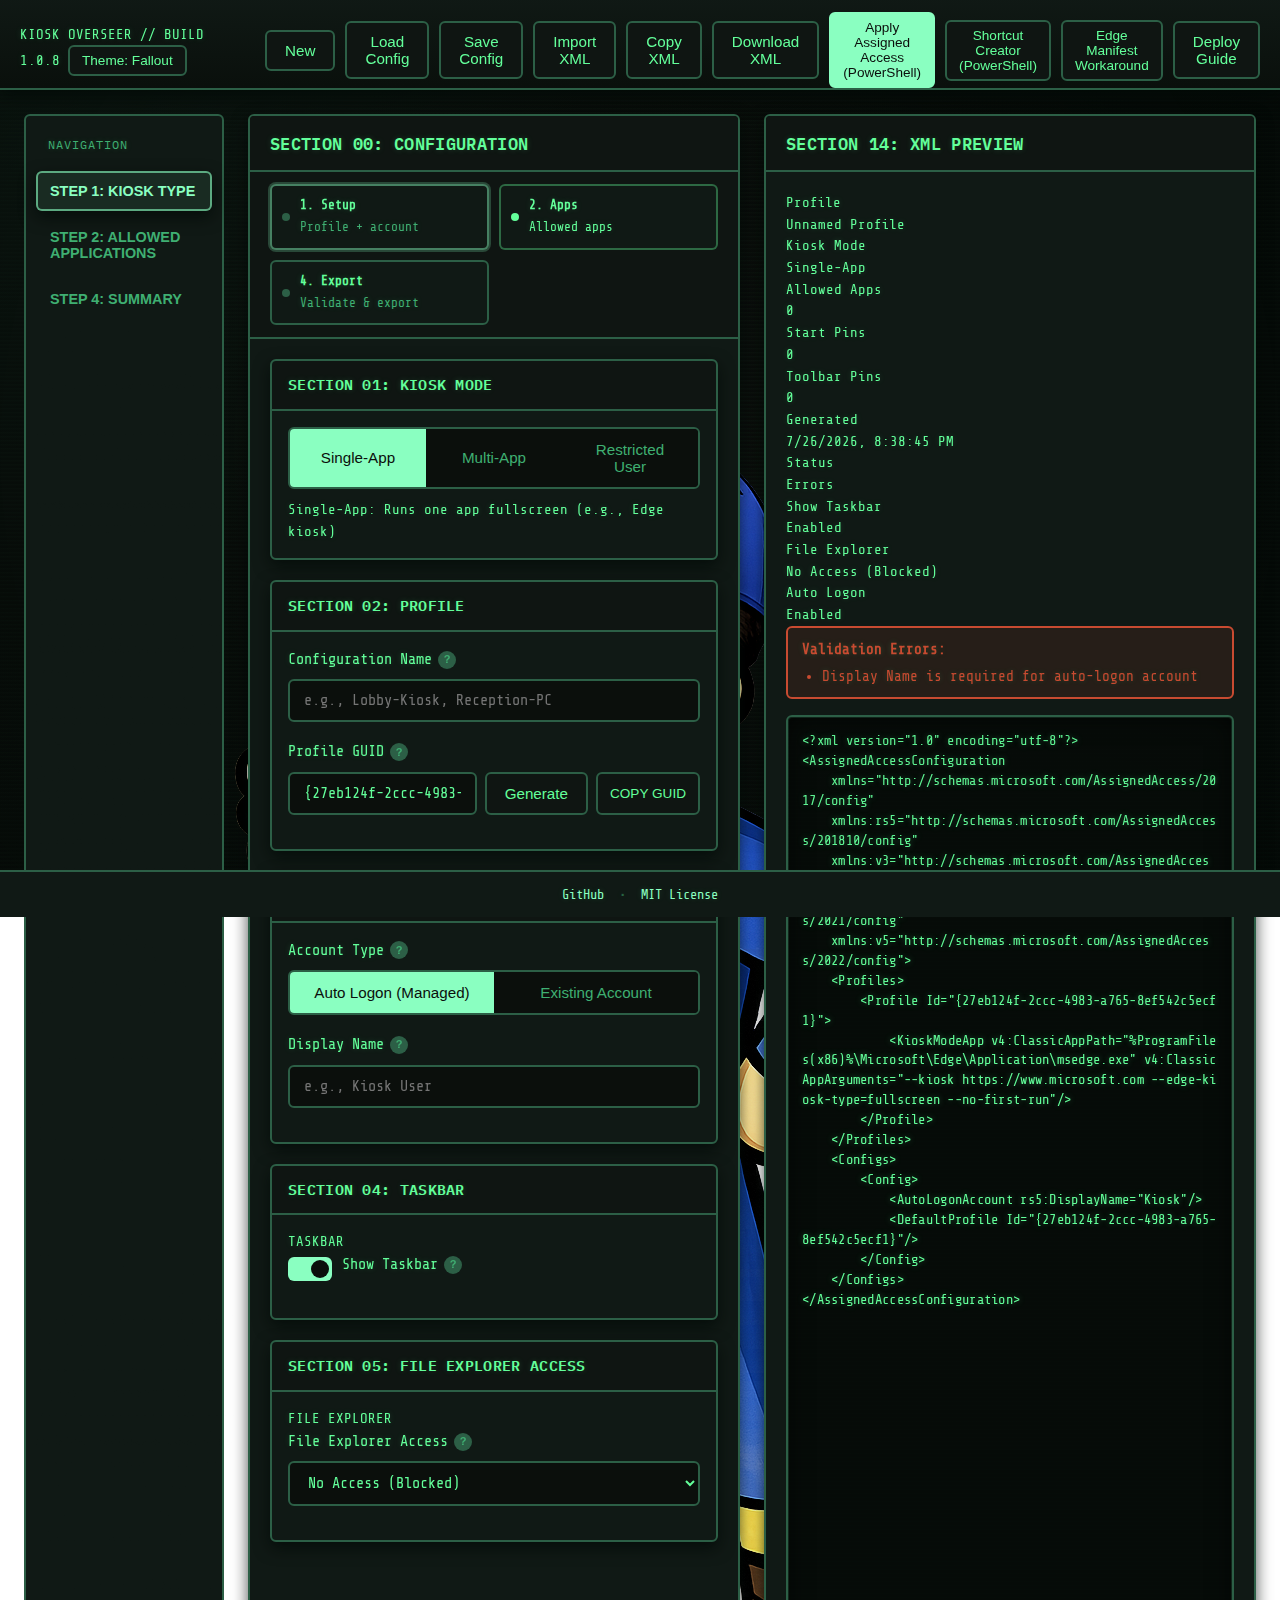
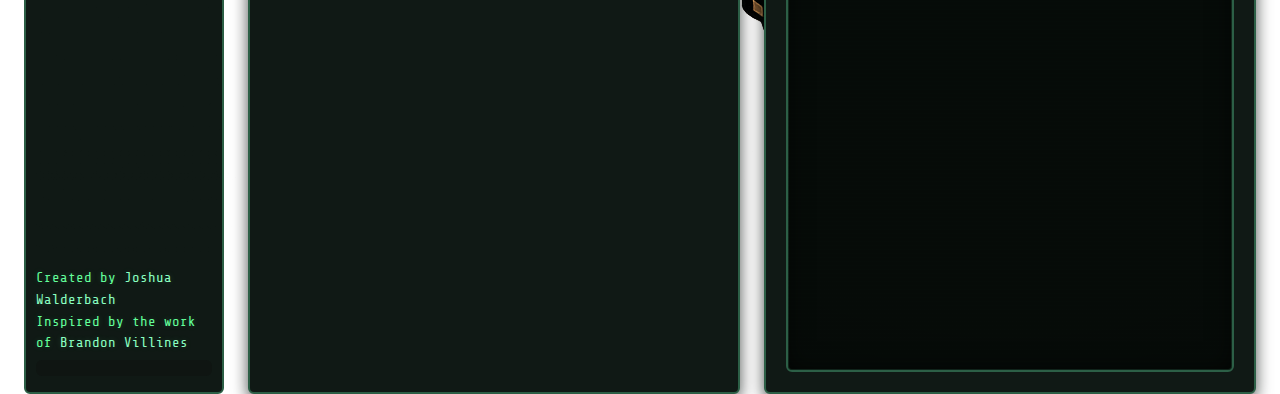
<file: index.html>
<!DOCTYPE html>
<html lang="en">
<head>
    <meta charset="UTF-8">
    <meta name="viewport" content="width=device-width, initial-scale=1.0">
    <title>Kiosk Overseer (Windows Kiosk Builder)</title>
    <link rel="preconnect" href="https://fonts.googleapis.com">
    <link rel="preconnect" href="https://fonts.gstatic.com" crossorigin>
    <link href="https://fonts.googleapis.com/css2?family=IBM+Plex+Mono:wght@400;500;600&family=Share+Tech+Mono&display=swap" rel="stylesheet">
    <link rel="stylesheet" href="styles.css?v=1.0.8">
    <link rel="icon" type="image/png" href="assets/logo-mksa.png">
</head>
<body>
    <!-- Skip Link for Keyboard Users -->
    <a href="#main-content" class="skip-link">Skip to main content</a>

    <header role="banner">
        <div class="header-top">
            <div class="header-system-label">
                KIOSK OVERSEER // BUILD 1.0.8
                <button type="button" class="btn-secondary btn-small" id="themeToggle" data-action="toggleTheme">Theme: Fallout</button>
            </div>
            <nav class="header-actions command-strip" aria-label="Main actions">
                <button type="button" class="btn-secondary" data-action="loadPreset" data-arg="blank">New</button>
                <button type="button" class="btn-secondary" data-action="loadConfig">Load Config</button>
                <button type="button" class="btn-secondary" data-action="saveConfigAs">Save Config</button>
                <button type="button" class="btn-secondary" data-action="importXml" title="Assigned Access XML only">Import XML</button>
                <button type="button" class="btn-secondary" data-action="copyXml">Copy XML</button>
                <button type="button" class="btn-secondary" data-action="downloadXml">Download XML</button>
                <button type="button" class="btn-primary btn-small" data-action="downloadPowerShell" title="Applies the XML locally; skip if deploying via Intune/MDM.">Apply Assigned Access (PowerShell)</button>
                <button type="button" class="btn-secondary btn-small" data-action="downloadShortcutsScript" title="Creates required .lnk shortcuts for desktopAppLink pins.">Shortcut Creator (PowerShell)</button>
                <button type="button" class="btn-secondary btn-small" data-action="downloadStartLayoutXml" id="downloadStartLayoutBtn">Start Layout XML</button>
                <button type="button" class="btn-secondary btn-small" data-action="downloadEdgeManifestWorkaround" title="Optional, unsupported workaround to influence how Edge shortcut name/icon appear in Assigned Access.">Edge Manifest Workaround</button>
                <button type="button" class="btn-secondary btn-deploy" data-action="showDeployHelp">Deploy Guide</button>
            </nav>
        </div>
    </header>

    <main id="main-content" class="container layout">
        <aside class="side-nav" role="navigation" aria-label="Configuration">
            <div class="side-nav-tabs" role="tablist" aria-label="Configuration sections">
                <div class="side-nav-title" data-section-key="navigation"></div>
                <button type="button" class="side-nav-btn active" role="tab" aria-selected="true" aria-controls="tab-setup" id="tab-btn-setup" data-action="switchTab" data-arg="setup" data-section-key="navSetup">STEP 1: Kiosk Type</button>
                <button type="button" class="side-nav-btn" role="tab" aria-selected="false" aria-controls="tab-application" id="tab-btn-application" data-action="switchTab" data-arg="application" data-section-key="navApplication">STEP 2: Allowed Applications</button>
                <button type="button" class="side-nav-btn" role="tab" aria-selected="false" aria-controls="tab-startmenu" id="tab-btn-startmenu" data-action="switchTab" data-arg="startmenu" data-section-key="navStartmenu">STEP 3: Pinned Items</button>
                <button type="button" class="side-nav-btn" role="tab" aria-selected="false" aria-controls="tab-summary" id="tab-btn-summary" data-action="switchTab" data-arg="summary" data-section-key="navSummary">STEP 4: Summary</button>
            </div>
            <div class="side-nav-logo" role="presentation">
                <img src="assets/Fallout_MKSA.png" alt="MKSA">
                <div class="side-nav-logo-caption">
                    Created by <a href="https://hirejoshua.com" target="_blank" rel="noopener noreferrer">Joshua Walderbach</a>
                    <div class="side-nav-logo-inspiration">
                        Inspired by the work of <a href="https://www.linkedin.com/in/brandon-villines/" target="_blank" rel="noopener noreferrer">Brandon Villines</a>
                    </div>
                </div>
            </div>
            <div class="export-actions side-nav-export" role="group" aria-label="Export options">
                <div id="exportDetectedGuidance" class="export-guidance">
                    <strong>Detected from your configuration</strong>
                </div>
            </div>
        </aside>

        <!-- Configuration Panel -->
        <section class="panel" aria-labelledby="config-heading">
            <h2 id="config-heading" class="panel-header" data-section-key="configuration"></h2>
            <div class="panel-content with-tabs">
                <div class="progress-rail" role="list" aria-label="Setup progress">
                    <div class="progress-step" data-step="setup" role="listitem">
                        <div class="progress-label">1. Setup</div>
                        <div class="progress-status">Profile + account</div>
                    </div>
                    <div class="progress-step" data-step="apps" role="listitem">
                        <div class="progress-label">2. Apps</div>
                        <div class="progress-status">Allowed apps</div>
                    </div>
                    <div class="progress-step" data-step="pins" role="listitem">
                        <div class="progress-label">3. Pins</div>
                        <div class="progress-status">Start + taskbar</div>
                    </div>
                    <div class="progress-step" data-step="export" role="listitem">
                        <div class="progress-label">4. Export</div>
                        <div class="progress-status">Validate &amp; export</div>
                    </div>
                </div>
                <!-- Tab Panels -->
                <div class="tab-panels">
                    <!-- Setup Tab -->
                    <div class="tab-content active" role="tabpanel" id="tab-setup" aria-labelledby="tab-btn-setup">
                        <!-- Kiosk Mode -->
                        <fieldset class="section">
                        <legend class="section-header" data-section-key="kioskMode"></legend>
                    <div class="section-content">
                        <div class="toggle-group" role="group" aria-label="Kiosk mode selection">
                            <button type="button" id="modeSingle" class="active" data-action="setMode" data-arg="single" aria-pressed="true">Single-App</button>
                            <button type="button" id="modeMulti" data-action="setMode" data-arg="multi" aria-pressed="false">Multi-App</button>
                            <button type="button" id="modeRestricted" data-action="setMode" data-arg="restricted" aria-pressed="false">Restricted User</button>
                        </div>
                        <p class="hint" style="margin-top: 10px;" id="kiosk-mode-hint">
                            <span id="kioskModeHintText"></span>
                        </p>
                    </div>
                </fieldset>
                <!-- Profile Configuration -->
                <fieldset class="section">
                    <legend class="section-header" data-section-key="profile"></legend>
                    <div class="section-content">
                        <div class="form-group">
                            <label for="configName" class="with-tooltip">
                                Configuration Name
                                <button type="button" class="tooltip-icon" aria-label="Help for Configuration Name" aria-describedby="configName-tooltip">?</button>
                                <span class="tooltip-content" id="configName-tooltip" role="tooltip">A friendly name for this configuration. Used in downloaded file names (e.g., "Lobby-Kiosk" becomes "AssignedAccess-Lobby-Kiosk.xml"). Leave blank for default naming.</span>
                            </label>
                            <input type="text" id="configName" placeholder="e.g., Lobby-Kiosk, Reception-PC" data-change="updatePreview" aria-describedby="configName-tooltip">
                        </div>
                        <div class="form-group">
                            <label for="profileId" class="with-tooltip">
                                Profile GUID
                                <button type="button" class="tooltip-icon" aria-label="Help for Profile GUID" aria-describedby="profileId-tooltip">?</button>
                                <span class="tooltip-content" id="profileId-tooltip" role="tooltip">A unique identifier for this kiosk profile. Each profile needs its own GUID. Click "Generate" to create a random one. This ID links the profile configuration to the account that will use it.</span>
                            </label>
                            <div class="input-group">
                                <input type="text" id="profileId" placeholder="{XXXXXXXX-XXXX-XXXX-XXXX-XXXXXXXXXXXX}" data-change="updatePreview" aria-describedby="profileId-tooltip">
                                <button type="button" class="btn-secondary" data-action="generateGuid">Generate</button>
                                <button type="button" class="btn-secondary btn-small" data-action="copyProfileId" aria-label="Copy Profile GUID to clipboard">
                                    <span aria-hidden="true">COPY GUID</span>
                                </button>
                            </div>
                        </div>
                    </div>
                </fieldset>

                <!-- Account Configuration -->
                <fieldset class="section">
                    <legend class="section-header" data-section-key="account"></legend>
                    <div class="section-content">
                        <div class="form-group">
                            <label id="account-type-label" class="with-tooltip">
                                Account Type
                                <button type="button" class="tooltip-icon" aria-label="Help for Account Type" aria-describedby="accountType-tooltip">?</button>
                                <span class="tooltip-content" id="accountType-tooltip" role="tooltip"><strong>Auto Logon:</strong> Windows creates and manages a local account automatically. Best for most kiosks - no password needed, auto-logs in at boot.<br><br><strong>Existing Account:</strong> Use a pre-created local, domain, or Azure AD account. Use this if you need specific permissions or domain integration.</span>
                            </label>
                            <div class="toggle-group" role="group" aria-labelledby="account-type-label" id="accountTypeButtons">
                                <button type="button" id="accountAuto" class="active" data-action="setAccountType" data-arg="auto" aria-pressed="true">Auto Logon (Managed)</button>
                                <button type="button" id="accountExisting" data-action="setAccountType" data-arg="existing" aria-pressed="false">Existing Account</button>
                                <button type="button" id="accountGroup" class="hidden" data-action="setAccountType" data-arg="group" aria-pressed="false">User Group</button>
                                <button type="button" id="accountGlobal" class="hidden" data-action="setAccountType" data-arg="global" aria-pressed="false">Global Profile</button>
                            </div>
                        </div>

                        <div id="autoLogonConfig">
                            <div class="form-group">
                                <label for="displayName" class="with-tooltip">
                                    Display Name
                                    <button type="button" class="tooltip-icon" aria-label="Help for Display Name" aria-describedby="displayName-tooltip">?</button>
                                    <span class="tooltip-content" id="displayName-tooltip" role="tooltip">The friendly name shown on the Windows login screen. Windows will create a managed local account (typically "kioskUser0") that auto-logs in. This display name is just for identification.</span>
                                </label>
                                <input type="text" id="displayName" placeholder="e.g., Kiosk User" data-change="updatePreview" aria-describedby="displayName-tooltip">
                            </div>
                        </div>

                        <div id="existingAccountConfig" class="hidden" aria-hidden="true">
                            <div class="form-group">
                                <label for="accountName" class="with-tooltip">
                                    Account Name
                                    <button type="button" class="tooltip-icon" aria-label="Help for Account Name" aria-describedby="accountName-tooltip">?</button>
                                    <span class="tooltip-content" id="accountName-tooltip" role="tooltip">The username of an existing account. Formats: Local: KioskUser, Domain: DOMAIN\KioskUser, Azure AD: AzureAD\user@domain.com. The account must exist before the kiosk config is applied.</span>
                                </label>
                                <input type="text" id="accountName" placeholder="e.g., DOMAIN\\KioskUser or KioskUser" data-change="updatePreview" aria-describedby="accountName-tooltip">
                            </div>
                        </div>

                        <div id="groupAccountConfig" class="hidden" aria-hidden="true">
                            <div class="form-group">
                                <label for="groupType" class="with-tooltip">
                                    Group Type
                                    <button type="button" class="tooltip-icon" aria-label="Help for Group Type" aria-describedby="groupType-tooltip">?</button>
                                    <span class="tooltip-content" id="groupType-tooltip" role="tooltip">Select the type of group to apply this profile to. All members of the group will get the restricted experience.</span>
                                </label>
                                <select id="groupType" data-change="updatePreview" aria-describedby="groupType-tooltip">
                                    <option value="LocalGroup">Local Group</option>
                                    <option value="ActiveDirectoryGroup">Active Directory Group</option>
                                    <option value="AzureActiveDirectoryGroup">Azure AD Group</option>
                                </select>
                            </div>
                            <div class="form-group">
                                <label for="groupName" class="with-tooltip">
                                    Group Name
                                    <button type="button" class="tooltip-icon" aria-label="Help for Group Name" aria-describedby="groupName-tooltip">?</button>
                                    <span class="tooltip-content" id="groupName-tooltip" role="tooltip">Local: GroupName. AD: DOMAIN\GroupName. Azure AD: Use the Group Object ID (GUID). The group must exist before the config is applied.</span>
                                </label>
                                <input type="text" id="groupName" placeholder="e.g., KioskUsers or DOMAIN\\KioskGroup" data-change="updatePreview" aria-describedby="groupName-tooltip">
                            </div>
                        </div>

                        <div id="globalProfileConfig" class="hidden" aria-hidden="true">
                            <p class="hint">
                                <strong>Global Profile:</strong> This profile applies to ALL non-administrator users on the device. No specific account or group configuration needed.
                            </p>
                        </div>
                    </div>
                </fieldset>
                <fieldset class="section">
                    <legend class="section-header" data-section-key="taskbarControls"></legend>
                    <div class="section-content">
                        <div class="sub-panel">
                        <div class="sub-panel-title">TASKBAR</div>
                        <div class="form-group">
                            <div class="checkbox-group">
                                <span class="toggle-switch">
                                    <input type="checkbox" id="showTaskbar" checked data-change="updatePreview" aria-describedby="showTaskbar-tooltip">
                                    <span class="toggle-slider" aria-hidden="true"></span>
                                </span>
                                <label for="showTaskbar" class="with-tooltip">
                                    Show Taskbar
                                    <button type="button" class="tooltip-icon" aria-label="Help for Show Taskbar" aria-describedby="showTaskbar-tooltip">?</button>
                                    <span class="tooltip-content" id="showTaskbar-tooltip" role="tooltip">When enabled, users see the Windows taskbar with Start button and running apps. Disable for a more locked-down experience where users can only access apps via the Start menu.</span>
                                </label>
                            </div>
                        </div>
                        </div>
                    </div>
                </fieldset>
                <fieldset class="section">
                    <legend class="section-header" data-section-key="fileExplorerControls"></legend>
                    <div class="section-content">
                        <div class="sub-panel">
                        <div class="sub-panel-title">FILE EXPLORER</div>
                        <div class="form-group">
                            <label for="fileExplorerAccess" class="with-tooltip">
                                File Explorer Access
                                <button type="button" class="tooltip-icon" aria-label="Help for File Explorer Access" aria-describedby="fileExplorerAccess-tooltip">?</button>
                                <span class="tooltip-content" id="fileExplorerAccess-tooltip" role="tooltip">No Access: File Explorer is blocked. Downloads Only: Access to Downloads folder. Removable Drives: Access to USB drives. Downloads + Removable: Both options. No Restriction: Full file system access.</span>
                            </label>
                            <select id="fileExplorerAccess" data-change="updatePreview" aria-describedby="fileExplorerAccess-tooltip">
                                <option value="none">No Access (Blocked)</option>
                                <option value="downloads">Downloads Folder Only</option>
                                <option value="removable">Removable Drives Only</option>
                                <option value="downloads-removable">Downloads + Removable Drives</option>
                                <option value="all">No Restriction (All Locations)</option>
                            </select>
                        </div>
                        </div>
                    </div>
                </fieldset>
                    </div>
                    <!-- End Setup Tab -->

                    <!-- Application Tab -->
                    <div class="tab-content" role="tabpanel" id="tab-application" aria-labelledby="tab-btn-application">
                <!-- Single-App Configuration -->
                <div id="singleAppConfig">
                    <fieldset class="section">
                        <legend class="section-header" data-section-key="singleAppSettings"></legend>
                        <div class="section-content">
                            <div class="sub-panel">
                            <div class="sub-panel-title">APPLICATION TYPE</div>
                            <div class="form-group">
                                <label for="appType" class="with-tooltip">
                                    Application Type
                                    <button type="button" class="tooltip-icon" aria-label="Help for Application Type" aria-describedby="appType-tooltip">?</button>
                                    <span class="tooltip-content" id="appType-tooltip" role="tooltip"><strong>Edge Kiosk:</strong> Best for web apps and local HTML. Native kiosk support with idle timeout. <strong>UWP:</strong> Store apps with clean sandboxed integration. <strong>Win32:</strong> Traditional desktop apps. May have RestrictRun issues - use Edge or UWP when possible.</span>
                                </label>
                                <select id="appType" data-change="updateAppTypeUI|updatePreview" aria-describedby="appType-tooltip">
                                    <option value="edge">Microsoft Edge (Kiosk Mode)</option>
                                    <option value="uwp">UWP / Store App</option>
                                    <option value="win32">Win32 Desktop App</option>
                                </select>
                            </div>
                            </div>

                            <!-- Edge Configuration -->
                            <div id="edgeConfig" class="sub-panel" role="group" aria-label="Microsoft Edge settings">
                                <div class="sub-panel-title">EDGE KIOSK</div>
                                <div class="form-group">
                                    <label for="edgeSourceType" class="with-tooltip">
                                        Load From
                                        <button type="button" class="tooltip-icon" aria-label="Help for Load From" aria-describedby="edgeSourceType-tooltip">?</button>
                                        <span class="tooltip-content" id="edgeSourceType-tooltip" role="tooltip">Choose where Edge loads content from. <strong>Web URL:</strong> A website (https://example.com). <strong>Local File:</strong> An HTML file on the device (C:\Kiosk\page.html).</span>
                                    </label>
                                    <select id="edgeSourceType" data-change="updateEdgeSourceUI|updatePreview" aria-describedby="edgeSourceType-tooltip">
                                        <option value="url">Web URL</option>
                                        <option value="file">Local File</option>
                                    </select>
                                </div>

                                <div id="edgeUrlConfig" class="form-group">
                                    <label for="edgeUrl" class="with-tooltip">
                                        URL
                                        <button type="button" class="tooltip-icon" aria-label="Help for URL" aria-describedby="edgeUrl-tooltip">?</button>
                                        <span class="tooltip-content" id="edgeUrl-tooltip" role="tooltip">The web address Edge will load in kiosk mode. Include the full URL with https://. You can also use file:/// URLs directly (use %20 for spaces in paths).</span>
                                    </label>
                                    <input type="text" id="edgeUrl" value="https://www.microsoft.com" placeholder="https://example.com" data-change="updatePreview" aria-describedby="edgeUrl-tooltip">
                                </div>

                                <div id="edgeFileConfig" class="form-group hidden" aria-hidden="true">
                                    <label for="edgeFilePath" class="with-tooltip">
                                        File Path
                                        <button type="button" class="tooltip-icon" aria-label="Help for File Path" aria-describedby="edgeFilePath-tooltip">?</button>
                                        <span class="tooltip-content" id="edgeFilePath-tooltip" role="tooltip">Full path to an HTML file on the local device. Use forward slashes. Spaces in the path will be automatically converted to %20.</span>
                                    </label>
                                    <input type="text" id="edgeFilePath" placeholder="C:/Kiosk/index.html" data-change="updatePreview" aria-describedby="edgeFilePath-tooltip">
                                    <p class="hint" style="margin-top: 6px;">
                                        <strong>TIP:</strong> Use forward slashes (/) in the path. Spaces are converted automatically.<br>
                                        Example: <code>C:/Program Files/Kiosk/page.html</code> → <code>file:///C:/Program%20Files/Kiosk/page.html</code>
                                    </p>
                                </div>

                                <div class="form-group">
                                    <label for="edgeKioskType" class="with-tooltip">
                                        Kiosk Type
                                        <button type="button" class="tooltip-icon" aria-label="Help for Kiosk Type" aria-describedby="edgeKioskType-tooltip">?</button>
                                        <span class="tooltip-content" id="edgeKioskType-tooltip" role="tooltip"><strong>Fullscreen:</strong> Shows only the webpage with no browser UI. Ideal for digital signage. <strong>Public Browsing:</strong> Shows address bar and navigation. Users can browse but sessions reset on idle. Both modes always run InPrivate (no history/cookies saved).</span>
                                    </label>
                                    <select id="edgeKioskType" data-change="updatePreview" aria-describedby="edgeKioskType-tooltip">
                                        <option value="fullscreen">Fullscreen (Digital Signage)</option>
                                        <option value="public-browsing">Public Browsing</option>
                                    </select>
                                </div>

                                <div class="form-group">
                                    <label for="edgeIdleTimeout" class="with-tooltip">
                                        Idle Timeout (minutes)
                                        <button type="button" class="tooltip-icon" aria-label="Help for Idle Timeout" aria-describedby="edgeIdleTimeout-tooltip">?</button>
                                        <span class="tooltip-content" id="edgeIdleTimeout-tooltip" role="tooltip">After this many minutes of no user activity, Edge will reset to the home URL and clear the session. Set to 0 to disable timeout. Recommended for public kiosks.</span>
                                    </label>
                                    <input type="number" id="edgeIdleTimeout" min="0" max="1440" value="0" placeholder="0 = disabled" data-change="updatePreview" aria-describedby="edgeIdleTimeout-tooltip">
                                </div>
                            </div>

                            <!-- UWP App Configuration -->
                            <div id="uwpConfig" class="hidden sub-panel" aria-hidden="true" role="group" aria-label="UWP App settings">
                                <div class="sub-panel-title">UWP APP</div>
                                <div class="form-group">
                                    <label for="uwpAumid" class="with-tooltip">
                                        App User Model ID (AUMID)
                                        <button type="button" class="tooltip-icon" aria-label="Help for AUMID" aria-describedby="uwpAumid-tooltip">?</button>
                                        <span class="tooltip-content" id="uwpAumid-tooltip" role="tooltip">The unique identifier for a UWP/Store app. Format: PackageName_PublisherId!AppId. To find an app's AUMID, run this in PowerShell: Get-StartApps | Format-Table Name, AppID</span>
                                    </label>
                                    <input type="text" id="uwpAumid" placeholder="e.g., Microsoft.WindowsCalculator_8wekyb3d8bbwe!App" data-change="updatePreview" aria-describedby="uwpAumid-tooltip">
                                </div>
                            </div>

                            <!-- Win32 App Configuration -->
                            <div id="win32Config" class="hidden sub-panel" aria-hidden="true" role="group" aria-label="Win32 App settings">
                                <div class="sub-panel-title">WIN32 APP</div>
                                <div class="form-group">
                                    <label for="win32Path" class="with-tooltip">
                                        Application Path
                                        <button type="button" class="tooltip-icon" aria-label="Help for Application Path" aria-describedby="win32Path-tooltip">?</button>
                                        <span class="tooltip-content" id="win32Path-tooltip" role="tooltip">Full path to the .exe file. Warning: Win32 apps use DesktopAppPath which creates RestrictRun registry entries. This can cause "operation cancelled due to restrictions" errors. Consider using Edge Kiosk mode instead when possible.</span>
                                    </label>
                                    <input type="text" id="win32Path" placeholder="e.g., C:\Program Files\MyApp\app.exe" data-change="updatePreview" aria-describedby="win32Path-tooltip">
                                </div>
                                <div class="form-group">
                                    <label for="win32Args" class="with-tooltip">
                                        Arguments (optional)
                                        <button type="button" class="tooltip-icon" aria-label="Help for Arguments" aria-describedby="win32Args-tooltip">?</button>
                                        <span class="tooltip-content" id="win32Args-tooltip" role="tooltip">Command-line arguments passed to the application at launch. For example: --fullscreen or --kiosk</span>
                                    </label>
                                    <input type="text" id="win32Args" placeholder="e.g., --fullscreen" data-change="updatePreview" aria-describedby="win32Args-tooltip">
                                </div>
                            </div>

                            <!-- Breakout Sequence -->
                            <div class="sub-panel">
                                <div class="sub-panel-title">BREAKOUT CONTROL</div>
                                <div class="form-group">
                                    <div class="checkbox-group">
                                        <span class="toggle-switch">
                                            <input type="checkbox" id="enableBreakout" data-change="updateBreakoutUI|updatePreview" aria-describedby="enableBreakout-tooltip">
                                            <span class="toggle-slider" aria-hidden="true"></span>
                                        </span>
                                        <label for="enableBreakout" class="with-tooltip">
                                            Enable Breakout Sequence
                                            <button type="button" class="tooltip-icon" aria-label="Help for Breakout Sequence" aria-describedby="enableBreakout-tooltip">?</button>
                                            <span class="tooltip-content" id="enableBreakout-tooltip" role="tooltip">Allows technicians to exit kiosk mode using a key combination. Useful for troubleshooting without rebooting. The user will be taken to the Windows lock screen.</span>
                                        </label>
                                    </div>
                                </div>
                            <div id="breakoutConfig" class="hidden" aria-hidden="true">
                                <div class="form-group">
                                    <label id="breakoutKey-label" class="with-tooltip">
                                        Key Combination
                                        <button type="button" class="tooltip-icon" aria-label="Help for Key Combination" aria-describedby="breakoutKey-tooltip">?</button>
                                        <span class="tooltip-content" id="breakoutKey-tooltip" role="tooltip">The key combination to exit kiosk mode. Choose modifier keys and a final key. Avoid common shortcuts like Ctrl+C or Ctrl+V. Something obscure like Ctrl+Alt+K works well.</span>
                                    </label>
                                    <div style="display: flex; gap: 10px; flex-wrap: wrap; align-items: center;" role="group" aria-labelledby="breakoutKey-label">
                                        <label style="display: flex; align-items: center; gap: 4px; font-weight: normal;">
                                            <input type="checkbox" id="breakoutCtrl" checked data-change="updateBreakoutPreview|updatePreview"> Ctrl
                                        </label>
                                        <label style="display: flex; align-items: center; gap: 4px; font-weight: normal;">
                                            <input type="checkbox" id="breakoutAlt" checked data-change="updateBreakoutPreview|updatePreview"> Alt
                                        </label>
                                        <label style="display: flex; align-items: center; gap: 4px; font-weight: normal;">
                                            <input type="checkbox" id="breakoutShift" data-change="updateBreakoutPreview|updatePreview"> Shift
                                        </label>
                                        <span aria-hidden="true">+</span>
                                        <label for="breakoutFinalKey" class="sr-only">Final key</label>
                                        <select id="breakoutFinalKey" data-change="updateBreakoutPreview|updatePreview" style="width: auto;">
                                            <option value="A">A</option>
                                            <option value="B">B</option>
                                            <option value="C">C</option>
                                            <option value="D">D</option>
                                            <option value="E">E</option>
                                            <option value="F">F</option>
                                            <option value="G">G</option>
                                            <option value="H">H</option>
                                            <option value="I">I</option>
                                            <option value="J">J</option>
                                            <option value="K" selected>K</option>
                                            <option value="L">L</option>
                                            <option value="M">M</option>
                                            <option value="N">N</option>
                                            <option value="O">O</option>
                                            <option value="P">P</option>
                                            <option value="Q">Q</option>
                                            <option value="R">R</option>
                                            <option value="S">S</option>
                                            <option value="T">T</option>
                                            <option value="U">U</option>
                                            <option value="V">V</option>
                                            <option value="W">W</option>
                                            <option value="X">X</option>
                                            <option value="Y">Y</option>
                                            <option value="Z">Z</option>
                                            <option value="0">0</option>
                                            <option value="1">1</option>
                                            <option value="2">2</option>
                                            <option value="3">3</option>
                                            <option value="4">4</option>
                                            <option value="5">5</option>
                                            <option value="6">6</option>
                                            <option value="7">7</option>
                                            <option value="8">8</option>
                                            <option value="9">9</option>
                                            <option value="F1">F1</option>
                                            <option value="F2">F2</option>
                                            <option value="F3">F3</option>
                                            <option value="F4">F4</option>
                                            <option value="F5">F5</option>
                                            <option value="F6">F6</option>
                                            <option value="F7">F7</option>
                                            <option value="F8">F8</option>
                                            <option value="F9">F9</option>
                                            <option value="F10">F10</option>
                                            <option value="F11">F11</option>
                                            <option value="F12">F12</option>
                                        </select>
                                    </div>
                                    <p class="hint" style="margin-top: 8px;">
                                        Current: <strong id="breakoutPreview" aria-live="polite">Ctrl+Alt+K</strong>
                                    </p>
                                </div>
                            </div>
                            </div>
                        </div>
                    </fieldset>
                </div>

                <!-- Multi-App Configuration -->
                <div id="multiAppConfig" class="hidden" aria-hidden="true">
                    <fieldset class="section">
                        <legend class="section-header" data-section-key="allowedApplications"></legend>
                        <div class="section-content">
                            <div class="sub-panel">
                            <div class="sub-panel-title">ADD APPLICATION</div>
                            <div class="form-group">
                                <label id="addApp-label" class="with-tooltip">
                                    Add Application
                                    <button type="button" class="tooltip-icon" aria-label="Help for Add Application" aria-describedby="addApp-tooltip">?</button>
                                    <span class="tooltip-content" id="addApp-tooltip" role="tooltip">Add apps that users can access in multi-app kiosk mode. Path: Full path to .exe file for Win32 apps. AUMID: App User Model ID for UWP/Store apps. Run Get-StartApps in PowerShell to find these.</span>
                                </label>
                                <div class="input-group" role="group" aria-labelledby="addApp-label">
                                    <label for="addAppType" class="sr-only">Application type</label>
                                    <select id="addAppType" style="width: 150px;">
                                        <option value="path">Path (.exe)</option>
                                        <option value="aumid">AUMID (UWP)</option>
                                    </select>
                                    <label for="addAppValue" class="sr-only">Application path or AUMID</label>
                                    <input type="text" id="addAppValue" placeholder="Path or AUMID">
                                    <button type="button" class="btn-primary" data-action="addApp">Add</button>
                                </div>
                            </div>
                            </div>

                            <div class="sub-panel">
                            <div class="sub-panel-title">COMMON APPS</div>
                            <div class="form-group">
                                <label id="commonApps-label" class="with-tooltip">
                                    Common Apps
                                    <button type="button" class="tooltip-icon" aria-label="Help for Common Apps" aria-describedby="commonApps-tooltip">?</button>
                                    <span class="tooltip-content" id="commonApps-tooltip" role="tooltip">Quick-add frequently needed apps. Edge includes all required components (msedge.exe, proxy, AUMID). On-Screen Keyboard is useful for touchscreen kiosks.</span>
                                </label>
                                <p class="hint" style="margin-bottom: 8px;">
                                    <strong>NOTE:</strong> Common apps use default installation paths. If an app is installed in a custom location, use "Add Application" above instead.
                                </p>
                                <div role="group" aria-labelledby="commonApps-label">
                                    <div style="display: flex; gap: 5px; flex-wrap: wrap; margin-bottom: 8px;">
                                        <strong style="width: 100%; font-size: 0.8rem; color: var(--text-secondary);">Browsers:</strong>
                                        <button type="button" class="btn-secondary btn-small" data-action="addCommonApp" data-arg="edge">Edge</button>
                                        <button type="button" class="btn-secondary btn-small" data-action="addCommonApp" data-arg="chrome">Chrome</button>
                                        <button type="button" class="btn-secondary btn-small" data-action="addCommonApp" data-arg="firefox">Firefox</button>
                                    </div>
                                    <div style="display: flex; gap: 5px; flex-wrap: wrap; margin-bottom: 8px;">
                                        <strong style="width: 100%; font-size: 0.8rem; color: var(--text-secondary);">System Utilities:</strong>
                                        <button type="button" class="btn-secondary btn-small" data-action="addCommonApp" data-arg="osk">On-Screen Keyboard</button>
                                        <button type="button" class="btn-secondary btn-small" data-action="addCommonApp" data-arg="volume">Volume Control</button>
                                        <button type="button" class="btn-secondary btn-small" data-action="addCommonApp" data-arg="settings">Settings</button>
                                        <button type="button" class="btn-secondary btn-small" data-action="addCommonApp" data-arg="fileExplorer">File Explorer</button>
                                        <button type="button" class="btn-secondary btn-small" data-action="addCommonApp" data-arg="printers">Printers</button>
                                        <button type="button" class="btn-secondary btn-small" data-action="addCommonApp" data-arg="printSpooler">Print Spooler</button>
                                        <button type="button" class="btn-secondary btn-small" data-action="addCommonApp" data-arg="controlPanel">Control Panel</button>
                                        <button type="button" class="btn-secondary btn-small" data-action="addCommonApp" data-arg="cmd">Command Prompt</button>
                                        <button type="button" class="btn-secondary btn-small" data-action="addCommonApp" data-arg="powershell">PowerShell 5.x</button>
                                        <button type="button" class="btn-secondary btn-small" data-action="addCommonApp" data-arg="powershell7">PowerShell 7.x</button>
                                        <button type="button" class="btn-secondary btn-small" data-action="addCommonApp" data-arg="terminal">Windows Terminal</button>
                                    </div>
                                    <div style="display: flex; gap: 5px; flex-wrap: wrap; margin-bottom: 8px;">
                                        <strong style="width: 100%; font-size: 0.8rem; color: var(--text-secondary);">Productivity:</strong>
                                        <button type="button" class="btn-secondary btn-small" data-action="addCommonApp" data-arg="calculator">Calculator</button>
                                        <button type="button" class="btn-secondary btn-small" data-action="addCommonApp" data-arg="notepad">Notepad</button>
                                        <button type="button" class="btn-secondary btn-small" data-action="addCommonApp" data-arg="paint">Paint</button>
                                        <button type="button" class="btn-secondary btn-small" data-action="addCommonApp" data-arg="snipSketch">Snipping Tool</button>
                                        <button type="button" class="btn-secondary btn-small" data-action="addCommonApp" data-arg="stickyNotes">Sticky Notes</button>
                                    </div>
                                    <div style="display: flex; gap: 5px; flex-wrap: wrap; margin-bottom: 8px;">
                                        <strong style="width: 100%; font-size: 0.8rem; color: var(--text-secondary);">Media &amp; Communication:</strong>
                                        <button type="button" class="btn-secondary btn-small" data-action="addCommonApp" data-arg="photos">Photos</button>
                                        <button type="button" class="btn-secondary btn-small" data-action="addCommonApp" data-arg="camera">Camera</button>
                                        <button type="button" class="btn-secondary btn-small" data-action="addCommonApp" data-arg="movies">Movies &amp; TV</button>
                                        <button type="button" class="btn-secondary btn-small" data-action="addCommonApp" data-arg="teams">Teams</button>
                                        <button type="button" class="btn-secondary btn-small" data-action="addCommonApp" data-arg="zoom">Zoom</button>
                                    </div>
                                    <div style="display: flex; gap: 5px; flex-wrap: wrap;">
                                        <strong style="width: 100%; font-size: 0.8rem; color: var(--text-secondary);">Microsoft Office:</strong>
                                        <button type="button" class="btn-secondary btn-small" data-action="addCommonApp" data-arg="word">Word</button>
                                        <button type="button" class="btn-secondary btn-small" data-action="addCommonApp" data-arg="excel">Excel</button>
                                        <button type="button" class="btn-secondary btn-small" data-action="addCommonApp" data-arg="powerpoint">PowerPoint</button>
                                        <button type="button" class="btn-secondary btn-small" data-action="addCommonApp" data-arg="outlook">Outlook</button>
                                        <button type="button" class="btn-secondary btn-small" data-action="addCommonApp" data-arg="onenote">OneNote</button>
                                    </div>
                                </div>
                            </div>
                            </div>

                            <div class="sub-panel">
                            <div class="sub-panel-title">ALLOWED APPS LIST</div>
                            <div class="form-group">
                                <label id="appList-label">Allowed Apps (<span id="appCount" aria-live="polite">0</span>)</label>
                                <div class="app-list" id="appList" role="list" aria-labelledby="appList-label" aria-live="polite">
                                    <div class="empty-list" role="listitem">No apps added yet</div>
                                </div>
                            </div>
                            </div>
                        </div>
                    </fieldset>

                    <fieldset class="section">
                        <legend class="section-header" data-section-key="autoLaunch"></legend>
                        <div class="section-content">
                            <div class="sub-panel">
                            <div class="sub-panel-title">AUTO-LAUNCH</div>
                            <div class="form-group">
                                <label for="autoLaunchApp" class="with-tooltip">
                                    Launch on Startup
                                    <button type="button" class="tooltip-icon" aria-label="Help for Auto-Launch" aria-describedby="autoLaunch-tooltip">?</button>
                                    <span class="tooltip-content" id="autoLaunch-tooltip" role="tooltip">Automatically launch this app when the kiosk user signs in. The app will start immediately, providing a single-app experience while still allowing access to other whitelisted apps.</span>
                                </label>
                                <select id="autoLaunchApp" data-change="updateAutoLaunchSelection|updatePreview" aria-describedby="autoLaunch-tooltip">
                                    <option value="">None (show Start menu)</option>
                                </select>
                            </div>
                            </div>
                        </div>
                    </fieldset>

                    <fieldset class="section hidden" id="multiAppEdgeConfig" aria-hidden="true">
                        <legend class="section-header" data-section-key="edgeKiosk"></legend>
                        <div class="section-content">
                            <div class="sub-panel">
                            <div class="sub-panel-title">EDGE AUTO-LAUNCH</div>
                            <div class="form-group">
                                <label for="multiEdgeSourceType" class="with-tooltip">
                                    URL Source
                                    <button type="button" class="tooltip-icon" aria-label="Help for URL Source" aria-describedby="multiEdgeSource-tooltip">?</button>
                                    <span class="tooltip-content" id="multiEdgeSource-tooltip" role="tooltip">Choose whether Edge should open a web URL or a local HTML file when auto-launched.</span>
                                </label>
                                <select id="multiEdgeSourceType" data-change="updateMultiEdgeSourceUI|updatePreview" aria-describedby="multiEdgeSource-tooltip">
                                    <option value="url">Web URL</option>
                                    <option value="file">Local File (file:// URL)</option>
                                </select>
                            </div>

                            <div class="form-group" id="multiEdgeUrlGroup">
                                <label for="multiEdgeUrl" class="with-tooltip">
                                    Kiosk URL
                                    <button type="button" class="tooltip-icon" aria-label="Help for Kiosk URL" aria-describedby="multiEdgeUrl-tooltip">?</button>
                                    <span class="tooltip-content" id="multiEdgeUrl-tooltip" role="tooltip">The URL that Edge will open in kiosk mode. This is your landing page where you can provide links to whitelisted utilities.</span>
                                </label>
                                <input type="text" id="multiEdgeUrl" placeholder="https://example.com" data-change="updatePreview" aria-describedby="multiEdgeUrl-tooltip">
                            </div>

                            <div class="form-group hidden" id="multiEdgeFileGroup" aria-hidden="true">
                                <label for="multiEdgeFilePath" class="with-tooltip">
                                    Local File Path
                                    <button type="button" class="tooltip-icon" aria-label="Help for Local File Path" aria-describedby="multiEdgeFile-tooltip">?</button>
                                    <span class="tooltip-content" id="multiEdgeFile-tooltip" role="tooltip">Path to a local HTML file (e.g., C:\Kiosk\index.html). The path will be converted to a file:// URL.</span>
                                </label>
                                <input type="text" id="multiEdgeFilePath" placeholder="C:\Kiosk\index.html" data-change="updatePreview" aria-describedby="multiEdgeFile-tooltip">
                            </div>

                            <div class="form-group">
                                <label for="multiEdgeKioskType" class="with-tooltip">
                                    Kiosk Mode Type
                                    <button type="button" class="tooltip-icon" aria-label="Help for Kiosk Mode Type" aria-describedby="multiEdgeKiosk-tooltip">?</button>
                                    <span class="tooltip-content" id="multiEdgeKiosk-tooltip" role="tooltip">Fullscreen: No browser UI, just the web content. Public Browsing: Shows address bar and navigation for controlled browsing. Both modes always run InPrivate (no history/cookies saved).</span>
                                </label>
                                <select id="multiEdgeKioskType" data-change="updatePreview" aria-describedby="multiEdgeKiosk-tooltip">
                                    <option value="fullscreen">Fullscreen (no browser UI)</option>
                                    <option value="public-browsing">Public Browsing (with navigation)</option>
                                </select>
                            </div>
                            </div>
                        </div>
                    </fieldset>

                    <fieldset class="section hidden" id="win32ArgsConfig" aria-hidden="true">
                        <legend class="section-header" data-section-key="win32Args"></legend>
                        <div class="section-content">
                            <div class="form-group">
                                <label for="win32AutoLaunchArgs" class="with-tooltip">
                                    Launch Arguments
                                    <button type="button" class="tooltip-icon" aria-label="Help for Launch Arguments" aria-describedby="win32Args-tooltip">?</button>
                                    <span class="tooltip-content" id="win32Args-tooltip" role="tooltip">Optional command-line arguments to pass to the Win32 application when it auto-launches. Example: --fullscreen or /silent</span>
                                </label>
                                <input type="text" id="win32AutoLaunchArgs" placeholder="--fullscreen /silent" data-change="updatePreview" aria-describedby="win32Args-tooltip">
                            </div>
                        </div>
                    </fieldset>
                </div>
                    </div>
                    <!-- End Application Tab -->

                    <!-- Start Menu Tab (Multi-App only) -->
                    <div class="tab-content" role="tabpanel" id="tab-startmenu" aria-labelledby="tab-btn-startmenu">
                    <fieldset class="section">
                        <legend class="section-header" data-section-key="startMenuPins"></legend>
                        <div class="section-content">
                            <div class="sub-panel">
                            <div class="sub-panel-title">PINNED SHORTCUTS</div>
                            <div class="form-group">
                                <label class="with-tooltip">
                                    Add Start Menu Shortcut
                                    <button type="button" class="tooltip-icon" aria-label="Help for Add Shortcut" aria-describedby="addShortcut-tooltip">?</button>
                                    <span class="tooltip-content" id="addShortcut-tooltip" role="tooltip">Creates a Start pin from a desktop shortcut. If you set an icon path, that file must exist on the device. Edge shortcuts may ignore custom name/icon; use Edge secondary tiles for site-specific names.</span>
                                </label>
                                <div style="display: flex; flex-direction: column; gap: 8px; padding: 10px; background: var(--bg-tertiary); border-radius: var(--frame-radius);">
                                    <div style="display: flex; gap: 8px;">
                                        <div style="flex: 1;">
                                            <label for="pinName" style="font-size: 0.75rem; color: var(--text-secondary);">Shortcut Name *</label>
                                            <input type="text" id="pinName" placeholder="e.g., Microsoft Edge" style="width: 100%;">
                                        </div>
                                        <div style="flex: 2;">
                                            <label for="pinTarget" style="font-size: 0.75rem; color: var(--text-secondary);">Target Path *</label>
                                            <input type="text" id="pinTarget" placeholder="e.g., C:\Program Files (x86)\Microsoft\Edge\Application\msedge.exe" style="width: 100%;">
                                        </div>
                                    </div>
                                    <div style="font-size: 0.7rem; color: var(--text-secondary);" title="Pins a .lnk shortcut path; the shortcut must exist on the device.">desktopAppLink (?)</div>
                                    <div>
                                        <label for="pinTargetPreset" style="font-size: 0.75rem; color: var(--text-secondary);">Use Allowed App</label>
                                        <select id="pinTargetPreset" data-change="applyPinTargetPreset" style="width: 100%;">
                                            <option value="">Use allowed app (optional)</option>
                                        </select>
                                    </div>
                                    <div>
                                        <label for="pinArgs" style="font-size: 0.75rem; color: var(--text-secondary);">Arguments (optional)</label>
                                        <input type="text" id="pinArgs" placeholder="e.g., --kiosk https://example.com --edge-kiosk-type=fullscreen" style="width: 100%;">
                                    </div>
                                    <div id="pinEdgeArgsGroup" class="edge-args-group hidden" aria-hidden="true">
                                        <label style="font-size: 0.75rem; color: var(--text-secondary);">Edge Options (optional)</label>
                                        <div style="display: flex; gap: 8px; flex-wrap: wrap;">
                                            <div style="flex: 1; min-width: 160px;">
                                                <select id="pinEdgeArgsMode" data-change="updatePinEdgeArgsModeUI" style="width: 100%;">
                                                    <option value="standard">Standard</option>
                                                    <option value="kioskFullscreen">Kiosk Fullscreen</option>
                                                    <option value="kioskPublic">Kiosk Public Browsing</option>
                                                </select>
                                            </div>
                                            <button type="button" class="btn-secondary btn-small" data-action="applyEdgeArgsToPin">Apply Edge Args</button>
                                        </div>
                                        <div id="pinEdgeArgsSourceConfig" class="hidden" aria-hidden="true" style="margin-top: 8px;">
                                            <div style="display: flex; gap: 8px; align-items: center;">
                                                <select id="pinEdgeArgsSourceType" data-change="updatePinEdgeArgsSourceUI" style="width: 140px;">
                                                    <option value="url">Web URL</option>
                                                    <option value="file">Local File</option>
                                                </select>
                                                <div id="pinEdgeArgsUrlConfig" style="flex: 1;">
                                                    <input type="text" id="pinEdgeArgsUrl" placeholder="https://example.com" style="width: 100%;">
                                                </div>
                                                <div id="pinEdgeArgsFileConfig" class="hidden" style="flex: 1;" aria-hidden="true">
                                                    <input type="text" id="pinEdgeArgsFilePath" placeholder="C:\\Kiosk\\index.html" style="width: 100%;">
                                                </div>
                                            </div>
                                        </div>
                                        <div id="pinEdgeArgsIdleConfig" class="hidden" aria-hidden="true" style="margin-top: 8px;">
                                            <label for="pinEdgeArgsIdle" style="font-size: 0.75rem; color: var(--text-secondary);">Idle Timeout (minutes)</label>
                                            <input type="number" id="pinEdgeArgsIdle" min="0" placeholder="0" style="width: 120px;">
                                        </div>
                                    </div>
                                    <div style="display: flex; gap: 8px;">
                                        <div style="flex: 1;">
                                            <label for="pinWorkingDir" style="font-size: 0.75rem; color: var(--text-secondary);">Working Directory (optional)</label>
                                            <input type="text" id="pinWorkingDir" placeholder="e.g., C:\Program Files (x86)\Microsoft\Edge\Application" style="width: 100%;">
                                        </div>
                                        <div style="flex: 1;">
                                            <label for="pinIconPath" style="font-size: 0.75rem; color: var(--text-secondary);">Icon Path (optional)</label>
                                            <input type="text" id="pinIconPath" placeholder="e.g., C:\path\to\icon.ico" style="width: 100%;">
                                        </div>
                                    </div>
                                    <button type="button" class="btn-primary" data-action="addPin" style="align-self: flex-start;">Add Shortcut</button>
                                </div>
                            </div>
                            </div>

                            <div class="sub-panel">
                            <div class="sub-panel-title">EDGE SITE TILE</div>
                            <div class="form-group">
                                <label class="with-tooltip">
                                    Edge Site Tile (Secondary Tile)
                                    <button type="button" class="tooltip-icon" aria-label="Help for Edge Site Tile" aria-describedby="edgeTile-tooltip">?</button>
                                    <span class="tooltip-content" id="edgeTile-tooltip" role="tooltip">Creates an Edge site tile with a custom name. The icon always comes from Edge and can’t be overridden.</span>
                                </label>
                                <div style="display: flex; flex-direction: column; gap: 8px; padding: 10px; background: var(--bg-tertiary); border-radius: var(--frame-radius);">
                                    <div style="display: flex; gap: 8px;">
                                        <div style="flex: 1;">
                                            <label for="edgeTileName" style="font-size: 0.75rem; color: var(--text-secondary);">Tile Name *</label>
                                            <input type="text" id="edgeTileName" placeholder="e.g., Company Portal" style="width: 100%;">
                                        </div>
                                        <div style="flex: 1;">
                                            <label for="edgeTileId" style="font-size: 0.75rem; color: var(--text-secondary);">Tile ID (optional)</label>
                                            <input type="text" id="edgeTileId" placeholder="e.g., CompanyPortal" style="width: 100%;">
                                        </div>
                                    </div>
                                    <div style="display: flex; gap: 8px; align-items: center;">
                                        <div style="min-width: 140px;">
                                            <label for="edgeTileSourceType" style="font-size: 0.75rem; color: var(--text-secondary);">Content Source</label>
                                            <select id="edgeTileSourceType" data-change="updateEdgeTileSourceUI" style="width: 100%;">
                                                <option value="url">Web URL</option>
                                                <option value="file">Local File</option>
                                            </select>
                                        </div>
                                        <div id="edgeTileUrlConfig" style="flex: 1;">
                                            <input type="text" id="edgeTileUrl" placeholder="https://example.com" style="width: 100%;">
                                        </div>
                                        <div id="edgeTileFileConfig" class="hidden" style="flex: 1;" aria-hidden="true">
                                            <input type="text" id="edgeTileFilePath" placeholder="C:\\Kiosk\\index.html" style="width: 100%;">
                                        </div>
                                    </div>
                                    <div style="font-size: 0.7rem; color: var(--text-secondary); font-style: italic;">
                                        NOTE: Secondary tiles use the normal Edge profile (not InPrivate by default). Apply Edge policies if you need private-session behavior.
                                    </div>
                                    <button type="button" class="btn-primary" data-action="addEdgeSecondaryTile" style="align-self: flex-start;">Add Edge Site Tile</button>
                                </div>
                            </div>
                            </div>

                            <div class="sub-panel">
                            <div class="sub-panel-title">PIN LIST</div>
                            <div class="form-group">
                                <label id="pinList-label">Pinned Shortcuts (<span id="pinCount" aria-live="polite">0</span>)</label>
                                <div class="app-list" id="pinList" role="list" aria-labelledby="pinList-label" aria-live="polite">
                                    <div class="empty-list" role="listitem">No pins added yet</div>
                                </div>
                            </div>
                            </div>

                            <div id="pinEditPanel" class="sub-panel hidden" aria-live="polite">
                                <div class="sub-panel-title">EDIT PIN</div>
                                <label>Edit Pin <span id="editPinType" style="font-weight: 400; color: var(--text-secondary);"></span></label>
                                <div style="display: flex; flex-direction: column; gap: 10px; padding: 12px; background: var(--bg-tertiary); border-radius: var(--frame-radius);">
                                    <div>
                                        <label for="editPinName" style="font-size: 0.75rem; color: var(--text-secondary);">Name *</label>
                                        <input type="text" id="editPinName" style="width: 100%;">
                                    </div>
                                    <div id="editDesktopFields">
                                        <div style="display: flex; gap: 8px;">
                                            <div style="flex: 2;">
                                                <label for="editPinTarget" style="font-size: 0.75rem; color: var(--text-secondary);">Target Path</label>
                                                <input type="text" id="editPinTarget" style="width: 100%;">
                                            </div>
                                            <div style="flex: 1;">
                                                <label for="editPinArgs" style="font-size: 0.75rem; color: var(--text-secondary);">Arguments</label>
                                                <input type="text" id="editPinArgs" style="width: 100%;">
                                            </div>
                                        </div>
                                        <div style="margin-top: 8px;">
                                            <label for="editPinTargetPreset" style="font-size: 0.75rem; color: var(--text-secondary);">Use Allowed App</label>
                                            <select id="editPinTargetPreset" data-change="applyEditPinTargetPreset" style="width: 100%;">
                                                <option value="">Select allowed app</option>
                                            </select>
                                        </div>
                                        <div id="editPinEdgeArgsGroup" class="edge-args-group hidden" aria-hidden="true" style="margin-top: 8px;">
                                            <label style="font-size: 0.75rem; color: var(--text-secondary);">Edge Options (optional)</label>
                                            <div style="display: flex; gap: 8px; flex-wrap: wrap;">
                                                <div style="flex: 1; min-width: 160px;">
                                                    <select id="editPinEdgeArgsMode" data-change="updateEditPinEdgeArgsModeUI" style="width: 100%;">
                                                        <option value="standard">Standard</option>
                                                        <option value="kioskFullscreen">Kiosk Fullscreen</option>
                                                        <option value="kioskPublic">Kiosk Public Browsing</option>
                                                    </select>
                                                </div>
                                                <button type="button" class="btn-secondary btn-small" data-action="applyEdgeArgsToEditPin">Apply Edge Args</button>
                                            </div>
                                            <div id="editPinEdgeArgsSourceConfig" class="hidden" aria-hidden="true" style="margin-top: 8px;">
                                                <div style="display: flex; gap: 8px; align-items: center;">
                                                    <select id="editPinEdgeArgsSourceType" data-change="updateEditPinEdgeArgsSourceUI" style="width: 140px;">
                                                        <option value="url">Web URL</option>
                                                        <option value="file">Local File</option>
                                                    </select>
                                                    <div id="editPinEdgeArgsUrlConfig" style="flex: 1;">
                                                        <input type="text" id="editPinEdgeArgsUrl" placeholder="https://example.com" style="width: 100%;">
                                                    </div>
                                                    <div id="editPinEdgeArgsFileConfig" class="hidden" style="flex: 1;" aria-hidden="true">
                                                        <input type="text" id="editPinEdgeArgsFilePath" placeholder="C:\\Kiosk\\index.html" style="width: 100%;">
                                                    </div>
                                                </div>
                                            </div>
                                            <div id="editPinEdgeArgsIdleConfig" class="hidden" aria-hidden="true" style="margin-top: 8px;">
                                                <label for="editPinEdgeArgsIdle" style="font-size: 0.75rem; color: var(--text-secondary);">Idle Timeout (minutes)</label>
                                                <input type="number" id="editPinEdgeArgsIdle" min="0" placeholder="0" style="width: 120px;">
                                            </div>
                                        </div>
                                        <div style="display: flex; gap: 8px; margin-top: 8px;">
                                            <div style="flex: 1;">
                                                <label for="editPinWorkingDir" style="font-size: 0.75rem; color: var(--text-secondary);">Working Directory</label>
                                                <input type="text" id="editPinWorkingDir" style="width: 100%;">
                                            </div>
                                            <div style="flex: 1;">
                                                <label for="editPinIconPath" style="font-size: 0.75rem; color: var(--text-secondary);">Icon Path</label>
                                                <input type="text" id="editPinIconPath" style="width: 100%;">
                                            </div>
                                        </div>
                                        <div style="margin-top: 8px;">
                                            <label for="editPinShortcutPath" style="font-size: 0.75rem; color: var(--text-secondary);">Shortcut Path (.lnk)</label>
                                            <input type="text" id="editPinShortcutPath" style="width: 100%;">
                                        </div>
                                    </div>
                                    <div id="editPackagedFields" class="hidden">
                                        <label for="editPinPackagedAppId" style="font-size: 0.75rem; color: var(--text-secondary);">Packaged App ID</label>
                                        <input type="text" id="editPinPackagedAppId" style="width: 100%;">
                                    </div>
                                    <div id="editSecondaryFields" class="hidden">
                                        <div style="display: flex; gap: 8px;">
                                            <div style="flex: 1;">
                                                <label for="editTileId" style="font-size: 0.75rem; color: var(--text-secondary);">Tile ID</label>
                                                <input type="text" id="editTileId" style="width: 100%;">
                                            </div>
                                            <div style="flex: 2;">
                                                <label for="editTileUrl" style="font-size: 0.75rem; color: var(--text-secondary);">URL or file path</label>
                                                <input type="text" id="editTileUrl" style="width: 100%;">
                                            </div>
                                        </div>
                                        <div style="margin-top: 8px;">
                                            <label for="editTilePackagedAppId" style="font-size: 0.75rem; color: var(--text-secondary);">Edge Packaged App ID</label>
                                            <input type="text" id="editTilePackagedAppId" style="width: 100%;">
                                        </div>
                                    </div>
                                    <div style="display: flex; gap: 8px;">
                                        <button type="button" class="btn-primary btn-small" data-action="saveEditPin">Save Changes</button>
                                        <button type="button" class="btn-secondary btn-small" data-action="cancelEditPin">Cancel</button>
                                    </div>
                                </div>
                            </div>
                        </div>
                    </fieldset>
                    <fieldset class="section">
                        <legend class="section-header" data-section-key="taskbarLayout"></legend>
                        <div class="section-content">
                            <div class="sub-panel">
                            <div class="sub-panel-title">TASKBAR PINS</div>
                            <div class="form-group">
                                <label class="with-tooltip">
                                    Add Taskbar Pin
                                    <button type="button" class="tooltip-icon" aria-label="Help for Taskbar Pins" aria-describedby="taskbarPins-tooltip">?</button>
                                    <span class="tooltip-content" id="taskbarPins-tooltip" role="tooltip">Pins apps to the taskbar for quick access. If you set an icon path, that file must exist on the device.</span>
                                </label>
                                <div style="display: flex; flex-direction: column; gap: 8px; padding: 10px; background: var(--bg-tertiary); border-radius: var(--frame-radius);">
                                    <div style="display: flex; gap: 8px;">
                                        <div style="flex: 1;">
                                            <label for="taskbarPinName" style="font-size: 0.75rem; color: var(--text-secondary);">Name *</label>
                                            <input type="text" id="taskbarPinName" placeholder="e.g., File Explorer" style="width: 100%;">
                                        </div>
                                        <div style="width: 180px;">
                                            <label for="taskbarPinType" style="font-size: 0.75rem; color: var(--text-secondary);">Type</label>
                                                    <select id="taskbarPinType" data-change="updateTaskbarPinTypeUI" style="width: 100%;">
                                                <option value="desktopAppLink">Desktop App (Target Path)</option>
                                                <option value="packagedAppId">Packaged App ID</option>
                                            </select>
                                        </div>
                                    </div>
                                    <div id="taskbarPackagedFields" class="hidden" aria-hidden="true">
                                        <label for="taskbarPinValue" style="font-size: 0.75rem; color: var(--text-secondary);">Packaged App ID *</label>
                                        <input type="text" id="taskbarPinValue" placeholder="Microsoft.WindowsTerminal_8wekyb3d8bbwe!App" style="width: 100%;">
                                    </div>
                                    <div id="taskbarDesktopFields">
                                        <div style="display: flex; gap: 8px;">
                                            <div style="flex: 2;">
                                                <label for="taskbarPinTarget" style="font-size: 0.75rem; color: var(--text-secondary);">Target Path *</label>
                                                <input type="text" id="taskbarPinTarget" placeholder="C:\\Program Files\\Microsoft\\Edge\\Application\\msedge.exe" style="width: 100%;">
                                            </div>
                                            <div style="flex: 1;">
                                                <label for="taskbarPinArgs" style="font-size: 0.75rem; color: var(--text-secondary);">Arguments</label>
                                                <input type="text" id="taskbarPinArgs" placeholder="--kiosk https://example.com" style="width: 100%;">
                                            </div>
                                        </div>
                                        <div style="margin-top: 8px;">
                                            <label for="taskbarPinWorkingDir" style="font-size: 0.75rem; color: var(--text-secondary);">Working Directory</label>
                                            <input type="text" id="taskbarPinWorkingDir" placeholder="C:\\Program Files\\Microsoft\\Edge\\Application" style="width: 100%;">
                                        </div>
                                        <div style="margin-top: 8px;">
                                            <label for="taskbarPinIconPath" style="font-size: 0.75rem; color: var(--text-secondary);">Icon Path (optional, shortcuts only)</label>
                                            <input type="text" id="taskbarPinIconPath" placeholder="C:\\path\\to\\icon.ico" style="width: 100%;">
                                        </div>
                                        <div style="margin-top: 8px;">
                                            <label for="taskbarPinTargetPreset" style="font-size: 0.75rem; color: var(--text-secondary);">Use Allowed App</label>
                                            <select id="taskbarPinTargetPreset" data-change="applyTaskbarPinTargetPreset" style="width: 100%;">
                                                <option value="">Select allowed app</option>
                                            </select>
                                        </div>
                                        <div id="taskbarPinEdgeArgsGroup" class="edge-args-group hidden" aria-hidden="true" style="margin-top: 8px;">
                                            <label style="font-size: 0.75rem; color: var(--text-secondary);">Edge Options (optional)</label>
                                            <div style="display: flex; gap: 8px; flex-wrap: wrap;">
                                                <div style="flex: 1; min-width: 160px;">
                                                    <select id="taskbarPinEdgeArgsMode" data-change="updateTaskbarPinEdgeArgsModeUI" style="width: 100%;">
                                                        <option value="standard">Standard</option>
                                                        <option value="kioskFullscreen">Kiosk Fullscreen</option>
                                                        <option value="kioskPublic">Kiosk Public Browsing</option>
                                                    </select>
                                                </div>
                                                <button type="button" class="btn-secondary btn-small" data-action="applyEdgeArgsToTaskbarPin">Apply Edge Args</button>
                                            </div>
                                            <div id="taskbarPinEdgeArgsSourceConfig" class="hidden" aria-hidden="true" style="margin-top: 8px;">
                                                <div style="display: flex; gap: 8px; align-items: center;">
                                                    <select id="taskbarPinEdgeArgsSourceType" data-change="updateTaskbarPinEdgeArgsSourceUI" style="width: 140px;">
                                                        <option value="url">Web URL</option>
                                                        <option value="file">Local File</option>
                                                    </select>
                                                    <div id="taskbarPinEdgeArgsUrlConfig" style="flex: 1;">
                                                        <input type="text" id="taskbarPinEdgeArgsUrl" placeholder="https://example.com" style="width: 100%;">
                                                    </div>
                                                    <div id="taskbarPinEdgeArgsFileConfig" class="hidden" style="flex: 1;" aria-hidden="true">
                                                        <input type="text" id="taskbarPinEdgeArgsFilePath" placeholder="C:\\Kiosk\\index.html" style="width: 100%;">
                                                    </div>
                                                </div>
                                            </div>
                                            <div id="taskbarPinEdgeArgsIdleConfig" class="hidden" aria-hidden="true" style="margin-top: 8px;">
                                                <label for="taskbarPinEdgeArgsIdle" style="font-size: 0.75rem; color: var(--text-secondary);">Idle Timeout (minutes)</label>
                                                <input type="number" id="taskbarPinEdgeArgsIdle" min="0" placeholder="0" style="width: 120px;">
                                            </div>
                                        </div>
                                    </div>
                                    <button type="button" class="btn-primary" data-action="addTaskbarPin" style="align-self: flex-start;">Add Taskbar Pin</button>
                                </div>
                            </div>
                            </div>

                            <div class="sub-panel">
                            <div class="sub-panel-title">TASKBAR LIST</div>
                            <div class="form-group">
                                <label id="taskbarPinList-label">Taskbar Pins (<span id="taskbarPinCount" aria-live="polite">0</span>)</label>
                                <div class="app-list" id="taskbarPinList" role="list" aria-labelledby="taskbarPinList-label" aria-live="polite">
                                    <div class="empty-list" role="listitem">No taskbar pins configured</div>
                                </div>
                            </div>
                            </div>

                            <div id="taskbarEditPanel" class="sub-panel hidden" aria-live="polite">
                                <div class="sub-panel-title">EDIT TASKBAR PIN</div>
                                <label>Edit Taskbar Pin</label>
                                <div style="display: flex; flex-direction: column; gap: 10px; padding: 12px; background: var(--bg-tertiary); border-radius: var(--frame-radius);">
                                    <div style="display: flex; gap: 8px;">
                                        <div style="flex: 1;">
                                            <label for="editTaskbarPinName" style="font-size: 0.75rem; color: var(--text-secondary);">Name *</label>
                                            <input type="text" id="editTaskbarPinName" style="width: 100%;">
                                        </div>
                                        <div style="width: 180px;">
                                            <label for="editTaskbarPinType" style="font-size: 0.75rem; color: var(--text-secondary);">Type</label>
                                            <select id="editTaskbarPinType" data-change="updateEditTaskbarPinTypeUI" style="width: 100%;">
                                                <option value="desktopAppLink">Desktop App (Target Path)</option>
                                                <option value="packagedAppId">Packaged App ID</option>
                                            </select>
                                        </div>
                                    </div>
                                    <div id="editTaskbarPackagedFields" class="hidden" aria-hidden="true">
                                        <label for="editTaskbarPinValue" style="font-size: 0.75rem; color: var(--text-secondary);">Packaged App ID *</label>
                                        <input type="text" id="editTaskbarPinValue" style="width: 100%;">
                                    </div>
                                    <div id="editTaskbarDesktopFields">
                                        <div style="display: flex; gap: 8px;">
                                            <div style="flex: 2;">
                                                <label for="editTaskbarPinTarget" style="font-size: 0.75rem; color: var(--text-secondary);">Target Path *</label>
                                                <input type="text" id="editTaskbarPinTarget" style="width: 100%;">
                                            </div>
                                            <div style="flex: 1;">
                                                <label for="editTaskbarPinArgs" style="font-size: 0.75rem; color: var(--text-secondary);">Arguments</label>
                                                <input type="text" id="editTaskbarPinArgs" style="width: 100%;">
                                            </div>
                                        </div>
                                        <div style="margin-top: 8px;">
                                            <label for="editTaskbarPinWorkingDir" style="font-size: 0.75rem; color: var(--text-secondary);">Working Directory</label>
                                            <input type="text" id="editTaskbarPinWorkingDir" style="width: 100%;">
                                        </div>
                                        <div style="margin-top: 8px;">
                                            <label for="editTaskbarPinIconPath" style="font-size: 0.75rem; color: var(--text-secondary);">Icon Path (optional, shortcuts only)</label>
                                            <input type="text" id="editTaskbarPinIconPath" style="width: 100%;">
                                        </div>
                                        <div style="margin-top: 8px;">
                                            <label for="editTaskbarPinTargetPreset" style="font-size: 0.75rem; color: var(--text-secondary);">Use Allowed App</label>
                                            <select id="editTaskbarPinTargetPreset" data-change="applyEditTaskbarPinTargetPreset" style="width: 100%;">
                                                <option value="">Select allowed app</option>
                                            </select>
                                        </div>
                                        <div id="editTaskbarEdgeArgsGroup" class="edge-args-group hidden" aria-hidden="true" style="margin-top: 8px;">
                                            <label style="font-size: 0.75rem; color: var(--text-secondary);">Edge Options (optional)</label>
                                            <div style="display: flex; gap: 8px; flex-wrap: wrap;">
                                                <div style="flex: 1; min-width: 160px;">
                                                    <select id="editTaskbarEdgeArgsMode" data-change="updateEditTaskbarEdgeArgsModeUI" style="width: 100%;">
                                                        <option value="standard">Standard</option>
                                                        <option value="kioskFullscreen">Kiosk Fullscreen</option>
                                                        <option value="kioskPublic">Kiosk Public Browsing</option>
                                                    </select>
                                                </div>
                                                <button type="button" class="btn-secondary btn-small" data-action="applyEdgeArgsToEditTaskbarPin">Apply Edge Args</button>
                                            </div>
                                            <div id="editTaskbarEdgeArgsSourceConfig" class="hidden" aria-hidden="true" style="margin-top: 8px;">
                                                <div style="display: flex; gap: 8px; align-items: center;">
                                                    <select id="editTaskbarEdgeArgsSourceType" data-change="updateEditTaskbarEdgeArgsSourceUI" style="width: 140px;">
                                                        <option value="url">Web URL</option>
                                                        <option value="file">Local File</option>
                                                    </select>
                                                    <div id="editTaskbarEdgeArgsUrlConfig" style="flex: 1;">
                                                        <input type="text" id="editTaskbarEdgeArgsUrl" placeholder="https://example.com" style="width: 100%;">
                                                    </div>
                                                    <div id="editTaskbarEdgeArgsFileConfig" class="hidden" style="flex: 1;" aria-hidden="true">
                                                        <input type="text" id="editTaskbarEdgeArgsFilePath" placeholder="C:\\Kiosk\\index.html" style="width: 100%;">
                                                    </div>
                                                </div>
                                            </div>
                                            <div id="editTaskbarEdgeArgsIdleConfig" class="hidden" aria-hidden="true" style="margin-top: 8px;">
                                                <label for="editTaskbarEdgeArgsIdle" style="font-size: 0.75rem; color: var(--text-secondary);">Idle Timeout (minutes)</label>
                                                <input type="number" id="editTaskbarEdgeArgsIdle" min="0" placeholder="0" style="width: 120px;">
                                            </div>
                                        </div>
                                    </div>
                                    <div style="display: flex; gap: 8px;">
                                        <button type="button" class="btn-primary btn-small" data-action="saveTaskbarPin">Save Changes</button>
                                        <button type="button" class="btn-secondary btn-small" data-action="cancelTaskbarPinEdit">Cancel</button>
                                    </div>
                                </div>
                            </div>
                        </div>
                    </fieldset>
                    </div>
                    <!-- End Start Menu Tab -->

                    <div class="tab-content" role="tabpanel" id="tab-summary" aria-labelledby="tab-btn-summary">
                    <fieldset class="section">
                            <legend class="section-header" data-section-key="configurationSummary"></legend>
                            <div class="section-content">
                                <div class="sub-panel">
                                <div class="sub-panel-title">EXPORT STATUS</div>
                                <div class="callout callout-compact" data-callout-id="export">
                                    <button type="button" class="callout-close" data-action="dismissCallout" data-arg="export" aria-label="Dismiss">×</button>
                                </div>
                                <div class="status info">
                                    <strong>TIP:</strong> The XML output is used as the String value for the AssignedAccess OMA-URI in Intune. The PowerShell script applies the configuration on-demand to a local device.
                                </div>
                                <div class="summary-overview" id="summaryOverview" aria-live="polite"></div>
                                <div class="summary-details" id="summaryDetails"></div>
                                </div>
                            </div>
                        </fieldset>
                    </div>
                    <!-- End Summary Tab -->

                </div>
                <!-- End tab-panels -->
            </div>
        </section>

        <!-- Preview Panel -->
        <section class="panel" aria-labelledby="preview-heading">
            <h2 id="preview-heading" class="panel-header">
                <span data-section-key="xmlPreview"></span>
            </h2>
            <div class="panel-content preview-content">
                <div class="preview-meta" role="group" aria-label="XML preview metadata">
                    <div class="preview-meta-item">
                        <div class="preview-meta-label">Profile</div>
                        <div class="preview-meta-value" id="previewProfileName">—</div>
                    </div>
                    <div class="preview-meta-item">
                        <div class="preview-meta-label">Kiosk Mode</div>
                        <div class="preview-meta-value" id="previewKioskMode">—</div>
                    </div>
                    <div class="preview-meta-item">
                        <div class="preview-meta-label">Allowed Apps</div>
                        <div class="preview-meta-value" id="previewAllowedApps">—</div>
                    </div>
                    <div class="preview-meta-item">
                        <div class="preview-meta-label">Start Pins</div>
                        <div class="preview-meta-value" id="previewStartPins">—</div>
                    </div>
                    <div class="preview-meta-item">
                        <div class="preview-meta-label">Toolbar Pins</div>
                        <div class="preview-meta-value" id="previewToolbarPins">—</div>
                    </div>
                    <div class="preview-meta-item">
                        <div class="preview-meta-label">Generated</div>
                        <div class="preview-meta-value" id="previewGeneratedDate">—</div>
                    </div>
                    <div class="preview-meta-item">
                        <div class="preview-meta-label">Status</div>
                        <div class="preview-meta-value" id="previewStatus">—</div>
                    </div>
                    <div class="preview-meta-item">
                        <div class="preview-meta-label">Show Taskbar</div>
                        <div class="preview-meta-value" id="previewShowTaskbar">—</div>
                    </div>
                    <div class="preview-meta-item">
                        <div class="preview-meta-label">File Explorer</div>
                        <div class="preview-meta-value" id="previewFileExplorer">—</div>
                    </div>
                    <div class="preview-meta-item">
                        <div class="preview-meta-label">Auto Logon</div>
                        <div class="preview-meta-value" id="previewAutoLogon">—</div>
                    </div>
                </div>
                <div id="validationStatus" role="status" aria-live="polite" aria-atomic="true"></div>
                <pre class="xml-preview crt-terminal crt-pane" id="xmlPreview" aria-label="Generated XML configuration" tabindex="0">
                    <!-- XML will be rendered here -->
                </pre>
            </div>
        </section>
    </main>

    <label for="importInput" class="sr-only">Import XML configuration file</label>
    <input type="file" id="importInput" accept=".xml" style="display:none" data-change="handleImport">
    <label for="configImportInput" class="sr-only">Import Kiosk Overseer configuration file</label>
    <input type="file" id="configImportInput" accept=".kioskoverseer.json,.json" style="display:none" data-change="handleConfigImport">

    <footer class="site-footer" role="contentinfo">
        <a href="https://github.com/8bits1beard-io/KioskOverseer" target="_blank" rel="noopener noreferrer">GitHub</a>
        <span>•</span>
        <a href="https://github.com/8bits1beard-io/KioskOverseer/blob/main/LICENSE" target="_blank" rel="noopener noreferrer">MIT License</a>
    </footer>

    <!-- Deploy Guide Modal -->
    <div id="deployModal" class="modal hidden" role="dialog" aria-labelledby="deployModalTitle" aria-modal="true">
        <div class="modal-backdrop" data-action="hideDeployHelp"></div>
        <div class="modal-content modal-wide">
            <div class="modal-header">
                <h2 id="deployModalTitle" data-section-key="deployGuide"></h2>
                <button type="button" class="modal-close" data-action="hideDeployHelp" aria-label="Close dialog">&times;</button>
            </div>
            <div class="modal-body">
                <!-- Deploy Method Tabs -->
                <nav class="deploy-tabs" role="tablist" aria-label="Deployment methods">
                    <button type="button" class="deploy-tab active" role="tab" aria-selected="true" aria-controls="deploy-intune" id="deploy-tab-intune" data-action="switchDeployTab" data-arg="intune">Intune</button>
                    <button type="button" class="deploy-tab" role="tab" aria-selected="false" aria-controls="deploy-powershell" id="deploy-tab-powershell" data-action="switchDeployTab" data-arg="powershell">PowerShell</button>
                    <button type="button" class="deploy-tab" role="tab" aria-selected="false" aria-controls="deploy-ppkg" id="deploy-tab-ppkg" data-action="switchDeployTab" data-arg="ppkg">Provisioning Package</button>
                    <button type="button" class="deploy-tab" role="tab" aria-selected="false" aria-controls="deploy-flow" id="deploy-tab-flow" data-action="switchDeployTab" data-arg="flow">Deployment Flow</button>
                </nav>

                <!-- Intune Tab -->
                <div class="deploy-content active" role="tabpanel" id="deploy-intune" aria-labelledby="deploy-tab-intune">
                    <p class="deploy-description">Recommended for enterprise. Deploy via Microsoft Intune using a custom OMA-URI policy.</p>

                    <div class="deploy-steps">
                        <div class="deploy-step">
                            <h4>1. Navigate to Intune</h4>
                            <ul>
                                <li>Go to <a href="https://intune.microsoft.com" target="_blank" rel="noopener noreferrer">Microsoft Intune admin center</a></li>
                                <li>Select <strong>Devices</strong> → <strong>Configuration profiles</strong></li>
                            </ul>
                        </div>

                        <div class="deploy-step">
                            <h4>2. Create Profile</h4>
                            <ul>
                                <li>Click <strong>+ Create profile</strong></li>
                                <li>Platform: <strong>Windows 10 and later</strong></li>
                                <li>Profile type: <strong>Templates</strong> → <strong>Custom</strong></li>
                            </ul>
                        </div>

                        <div class="deploy-step">
                            <h4>3. Configure OMA-URI</h4>
                            <table class="oma-uri-table">
                                <tr><th>Field</th><th>Value</th></tr>
                                <tr><td>Name</td><td>AssignedAccess Configuration</td></tr>
                                <tr><td>OMA-URI</td><td><code>./Vendor/MSFT/AssignedAccess/Configuration</code></td></tr>
                                <tr><td>Data type</td><td>String</td></tr>
                                <tr><td>Value</td><td><em>(Paste your XML)</em></td></tr>
                            </table>
                        </div>

                        <div class="deploy-step">
                            <h4>4. Assign &amp; Deploy</h4>
                            <ul>
                                <li>Assign to a device group</li>
                                <li>Device will reboot to apply</li>
                            </ul>
                        </div>
                    </div>

                    <div class="deploy-note">
                        <strong>Requirements:</strong> Device must be Azure AD joined or Hybrid Azure AD joined.
                    </div>
                </div>

                <!-- PowerShell Tab -->
                <div class="deploy-content" role="tabpanel" id="deploy-powershell" aria-labelledby="deploy-tab-powershell">
                    <p class="deploy-description">For standalone devices or testing. Must be run as SYSTEM context.</p>

                    <div class="deploy-steps">
                        <div class="deploy-step">
                            <h4>Option A: Using Our Deploy Script</h4>
                            <p>Download the script using the <strong>Download Deploy Script</strong> button, then run:</p>
                            <pre class="deploy-code crt-pane">psexec -i -s powershell.exe -ExecutionPolicy Bypass -File "C:\path\to\Apply-AssignedAccess.ps1"</pre>
                        </div>

                        <div class="deploy-step">
                            <h4>Option B: Manual Commands</h4>
                            <p>Run in SYSTEM context (via <code>psexec -i -s powershell.exe</code>):</p>
                            <pre class="deploy-code crt-pane">$xml = Get-Content -Path "C:\path\to\config.xml" -Raw
$bridge = Get-CimInstance -Namespace "root\cimv2\mdm\dmmap" -ClassName "MDM_AssignedAccess"
Set-CimInstance -CimInstance $bridge -Property @{Configuration = $xml}</pre>
                        </div>
                    </div>

                    <div class="deploy-note">
                        <strong>NOTE:</strong> PsExec can be downloaded from <a href="https://docs.microsoft.com/en-us/sysinternals/downloads/psexec" target="_blank" rel="noopener noreferrer">Microsoft Sysinternals</a>.
                    </div>
                </div>

                <!-- Provisioning Package Tab -->
                <div class="deploy-content" role="tabpanel" id="deploy-ppkg" aria-labelledby="deploy-tab-ppkg">
                    <p class="deploy-description">For bulk deployment during OOBE or to existing devices.</p>

                    <div class="deploy-steps">
                        <div class="deploy-step">
                            <h4>1. Install Windows Configuration Designer</h4>
                            <ul>
                                <li>Download from <a href="https://apps.microsoft.com/detail/9nblggh4tx22" target="_blank" rel="noopener noreferrer">Microsoft Store</a> or Windows ADK</li>
                            </ul>
                        </div>

                        <div class="deploy-step">
                            <h4>2. Create Provisioning Package</h4>
                            <ul>
                                <li>Open Windows Configuration Designer</li>
                                <li>Select <strong>Advanced provisioning</strong></li>
                                <li>Navigate to: <strong>Runtime settings</strong> → <strong>AssignedAccess</strong> → <strong>AssignedAccessSettings</strong></li>
                                <li>Paste your XML configuration</li>
                            </ul>
                        </div>

                        <div class="deploy-step">
                            <h4>3. Export &amp; Apply</h4>
                            <ul>
                                <li>Export → Provisioning package → Create</li>
                                <li>Apply by double-clicking the .ppkg file or during Windows setup</li>
                            </ul>
                        </div>
                    </div>

                    <div class="deploy-note">
                        <strong>TIP:</strong> Provisioning packages can be applied during OOBE by placing them on a USB drive.
                    </div>
                </div>

                <!-- Deployment Flow Tab -->
                <div class="deploy-content" role="tabpanel" id="deploy-flow" aria-labelledby="deploy-tab-flow">
                    <div style="display: flex; flex-direction: column; gap: 16px;">
                        <div style="padding: 12px; background: var(--bg-tertiary); border-radius: var(--frame-radius);">
                            <h4 style="margin: 0 0 8px 0;">Flow 1: Deployment decision</h4>
                            <div style="display: flex; flex-wrap: wrap; gap: 8px; align-items: center;">
                                <div style="padding: 6px 10px; background: var(--bg-secondary); border-radius: var(--frame-radius);">Intune OMA-URI / MDM?</div>
                                <div style="opacity: 0.7;">→</div>
                                <div style="padding: 6px 10px; background: var(--bg-secondary); border-radius: var(--frame-radius);">Deploy XML only</div>
                                <div style="opacity: 0.7;">→</div>
                                <div style="padding: 6px 10px; background: var(--bg-secondary); border-radius: var(--frame-radius);">If desktopAppLink pins, ensure shortcuts exist</div>
                            </div>
                            <div style="display: flex; flex-wrap: wrap; gap: 8px; align-items: center; margin-top: 8px;">
                                <div style="padding: 6px 10px; background: var(--bg-secondary); border-radius: var(--frame-radius);">Not using Intune/MDM</div>
                                <div style="opacity: 0.7;">→</div>
                                <div style="padding: 6px 10px; background: var(--bg-secondary); border-radius: var(--frame-radius);">Local deployment with helper scripts</div>
                            </div>
                        </div>
                        <div style="padding: 12px; background: var(--bg-tertiary); border-radius: var(--frame-radius);">
                            <h4 style="margin: 0 0 8px 0;">Flow 2: Local deployment sequence</h4>
                            <div style="display: flex; flex-wrap: wrap; gap: 8px; align-items: center;">
                                <div style="padding: 6px 10px; background: var(--bg-secondary); border-radius: var(--frame-radius);">Export artifacts</div>
                                <div style="opacity: 0.7;">→</div>
                                <div style="padding: 6px 10px; background: var(--bg-secondary); border-radius: var(--frame-radius);">Run Shortcut Creator (if desktopAppLink pins)</div>
                                <div style="opacity: 0.7;">→</div>
                                <div style="padding: 6px 10px; background: var(--bg-secondary); border-radius: var(--frame-radius);">Run Edge Manifest Workaround (optional)</div>
                                <div style="opacity: 0.7;">→</div>
                                <div style="padding: 6px 10px; background: var(--bg-secondary); border-radius: var(--frame-radius);">Run Apply Assigned Access</div>
                                <div style="opacity: 0.7;">→</div>
                                <div style="padding: 6px 10px; background: var(--bg-secondary); border-radius: var(--frame-radius);">Reboot and validate</div>
                            </div>
                        </div>
                        <div style="font-size: 0.75rem; color: var(--text-secondary);">
                            desktopAppLink pins reference .lnk shortcut paths. Shortcut Creator is only needed if those shortcuts do not already exist on the device. The Edge Manifest Workaround is optional and unsupported by Microsoft.
                        </div>
                    </div>
                </div>

                <!-- Common Notes -->
                <div class="deploy-footer">
                    <strong>All methods require:</strong> Windows 10/11 Pro, Enterprise, or Education. User/group accounts must exist before configuration is applied.
                </div>
            </div>
        </div>
    </div>

    <script src="dom.js?v=1.0.8"></script>
    <script src="state.js?v=1.0.8"></script>
    <script src="helpers.js?v=1.0.8"></script>
    <script src="summary.js?v=1.0.8"></script>
    <script src="xml.js?v=1.0.8"></script>
    <script src="validation.js?v=1.0.8"></script>
    <script src="app.js?v=1.0.8"></script>
</body>
</html>
</file>
<file: styles.css>
/* ============================================
   AssignedAccess XML Builder - Theme
   ============================================ */

/* ============================================
   CSS Variables & Theme (Retro-Futuristic CRT)
   ============================================ */
:root {
    --bg-primary: #0B0F0C;
    --bg-secondary: #101915;
    --bg-tertiary: #0f1512;
    --text-primary: #63FF9A;
    --text-secondary: #3FAF72;
    --accent: #8AFFC1;
    --accent-hover: #b7ffda;
    --focus-shadow: rgba(138, 255, 193, 0.3);
    --success: #63FF9A;
    --warning: #FFC857;
    --error: #C84B31;
    --border: #2C5F46;
    --code-bg: #0b120e;
    --code-text: #63FF9A;
    --elev-1: 0 6px 16px rgba(2, 8, 5, 0.7);
    --elev-2: 0 12px 28px rgba(2, 8, 5, 0.8);
    --glow: 0 0 0 2px rgba(138, 255, 193, 0.35);
    --hover-glow: 0 0 0 2px rgba(138, 255, 193, 0.22);
    --mica-top: rgba(11, 15, 12, 0.98);
    --mica-bottom: rgba(6, 10, 8, 0.98);
    --acrylic: rgba(12, 18, 14, 0.88);
    --font-primary: "Share Tech Mono", monospace;
    --font-secondary: "IBM Plex Mono", monospace;
}

[data-theme="dark"] {
    --bg-primary: #0B0F0C;
    --bg-secondary: #101915;
    --bg-tertiary: #0f1512;
    --text-primary: #63FF9A;
    --text-secondary: #3FAF72;
    --accent: #8AFFC1;
    --accent-hover: #b7ffda;
    --focus-shadow: rgba(138, 255, 193, 0.3);
    --success: #63FF9A;
    --warning: #FFC857;
    --error: #C84B31;
    --border: #2C5F46;
    --code-bg: #0b120e;
    --code-text: #63FF9A;
    --elev-1: 0 6px 16px rgba(2, 8, 5, 0.7);
    --elev-2: 0 12px 28px rgba(2, 8, 5, 0.8);
    --glow: 0 0 0 2px rgba(138, 255, 193, 0.35);
    --hover-glow: 0 0 0 2px rgba(138, 255, 193, 0.22);
    --mica-top: rgba(11, 15, 12, 0.98);
    --mica-bottom: rgba(6, 10, 8, 0.98);
    --acrylic: rgba(12, 18, 14, 0.88);
}

/* ============================================
   Accessibility - Skip Link
   ============================================ */
.skip-link {
    position: absolute;
    top: -100px;
    left: 50%;
    transform: translateX(-50%);
    background: var(--accent);
    color: var(--bg-primary);
    padding: 12px 24px;
    border-radius: 0 0 6px 6px;
    z-index: 10000;
    text-decoration: none;
    font-weight: 600;
    transition: top 0.2s;
}

.skip-link:focus {
    top: 0;
    outline: none;
    box-shadow: var(--glow);
}

/* Screen Reader Only */
.sr-only {
    position: absolute;
    width: 1px;
    height: 1px;
    padding: 0;
    margin: -1px;
    overflow: hidden;
    clip: rect(0, 0, 0, 0);
    white-space: nowrap;
    border: 0;
}

/* ============================================
   Base Styles
   ============================================ */
* {
    box-sizing: border-box;
    margin: 0;
    padding: 0;
}

body {
    font-family: var(--font-primary);
    font-size: 14px;
    background: radial-gradient(circle at top left, #122019 0%, var(--bg-primary) 38%, #070b09 100%);
    background-attachment: fixed;
    color: var(--text-primary);
    line-height: 1.55;
    min-height: 100vh;
    text-shadow: 0 0 6px rgba(99, 255, 154, 0.18);
    position: relative;
}

h1,
h2,
h3,
h4,
h5,
h6,
.header-title,
.section-header,
legend.section-header,
.side-nav-title,
.panel-header {
    font-family: var(--font-secondary);
    letter-spacing: 0.02em;
}

a {
    color: var(--accent);
    text-decoration: none;
}

a:hover {
    color: var(--accent-hover);
    text-shadow: 0 0 6px rgba(138, 255, 193, 0.35);
}

body::before {
    content: '';
    position: fixed;
    inset: 0;
    pointer-events: none;
    background: repeating-linear-gradient(
        180deg,
        rgba(99, 255, 154, 0.06) 0px,
        rgba(99, 255, 154, 0.06) 1px,
        rgba(0, 0, 0, 0) 2px,
        rgba(0, 0, 0, 0) 4px
    );
    mix-blend-mode: screen;
    opacity: 0.35;
    z-index: 0;
    animation: scanlines 10s linear infinite;
}

body::after {
    content: '';
    position: fixed;
    inset: 0;
    pointer-events: none;
    background: radial-gradient(circle at center, rgba(0, 0, 0, 0) 0%, rgba(2, 8, 5, 0.6) 65%, rgba(2, 8, 5, 0.85) 100%);
    opacity: 0.7;
    z-index: 0;
}

header,
main,
footer {
    position: relative;
    z-index: 1;
}

@keyframes scanlines {
    0% { background-position: 0 0; }
    100% { background-position: 0 60px; }
}

@media (prefers-reduced-motion: reduce) {
    body::before {
        animation: none;
    }
}

/* ============================================
   Layout
   ============================================ */
.container {
    display: grid;
    grid-template-columns: minmax(500px, 1fr) minmax(600px, 1.2fr);
    gap: 24px;
    padding: 24px;
    max-width: 2200px;
    margin: 0 auto;
    min-height: calc(100vh - 70px - 50px);
    height: calc(100vh - 70px - 50px);
}

.layout {
    grid-template-columns: 220px minmax(500px, 1fr) minmax(600px, 1.2fr);
}

@media (max-width: 1400px) {
    .container {
        grid-template-columns: 1fr 1fr;
    }

    .layout {
        grid-template-columns: 200px 1fr 1fr;
    }
}

@media (max-width: 1200px) {
    .container {
        grid-template-columns: 1fr;
        height: auto;
    }

    .layout {
        grid-template-columns: 1fr;
    }

    .side-nav {
        flex-direction: row;
        flex-wrap: wrap;
        align-items: center;
        gap: 8px;
    }

    .side-nav-tabs {
        flex-direction: row;
        flex-wrap: wrap;
        align-items: center;
        gap: 8px;
        width: 100%;
    }

    .side-nav-title {
        width: 100%;
        padding-bottom: 4px;
    }

    .side-nav-divider {
        width: 100%;
    }

    .side-nav-export {
        width: 100%;
    }
}

/* ============================================
   Sidebar Navigation
   ============================================ */
.side-nav {
    background: var(--bg-secondary);
    border: 2px solid var(--border);
    border-radius: 6px;
    padding: 16px 10px;
    display: flex;
    flex-direction: column;
    gap: 6px;
    height: fit-content;
}

.side-nav-tabs {
    display: flex;
    flex-direction: column;
    gap: 6px;
}

.side-nav-title {
    font-size: 0.75rem;
    color: var(--text-secondary);
    text-transform: uppercase;
    letter-spacing: 0.08em;
    padding: 4px 12px 10px;
}

.side-nav-btn {
    padding: 10px 12px;
    border: 2px solid transparent;
    background: transparent;
    border-radius: 6px;
    color: var(--text-secondary);
    font-size: 0.9rem;
    font-weight: 600;
    text-align: left;
    cursor: pointer;
    transition: color 0.2s, border-color 0.2s, background 0.2s, transform 0.2s, box-shadow 0.2s;
}

.side-nav-btn:hover {
    color: var(--text-primary);
    background: var(--bg-tertiary);
    transform: translateX(2px);
    box-shadow: var(--hover-glow);
}

.side-nav-btn.active {
    color: var(--accent);
    border-color: rgba(138, 255, 193, 0.6);
    background: rgba(138, 255, 193, 0.08);
    box-shadow: var(--elev-1);
}

.side-nav-btn:focus-visible {
    outline: none;
    box-shadow: var(--glow);
}

.side-nav-divider {
    height: 2px;
    background: var(--border);
    margin: 6px 6px 2px;
}

.side-nav-export {
    align-items: stretch;
    flex-direction: column;
    gap: 8px;
}

.export-guidance {
    background: var(--bg-tertiary);
    padding: 8px 10px;
    border-radius: 6px;
    font-size: 0.75rem;
    color: var(--text-secondary);
}

.export-guidance strong {
    color: var(--text-primary);
}

.export-guidance ul {
    margin: 6px 0 0 16px;
}

.export-guidance-detail {
    margin-top: 6px;
}

.export-group {
    width: 100%;
}

.export-note {
    font-size: 0.7rem;
    color: var(--text-secondary);
    margin-top: 4px;
}

.export-helper-grid {
    margin-top: 6px;
    display: flex;
    gap: 6px;
    flex-wrap: wrap;
}

.export-helper {
    display: flex;
    flex-direction: column;
    gap: 4px;
}

.export-advanced {
    margin-top: 6px;
    display: flex;
    flex-direction: column;
    gap: 6px;
}

.export-warning {
    font-size: 0.7rem;
    color: var(--warning);
}

/* ============================================
   Header
   ============================================ */
header {
    background: linear-gradient(180deg, rgba(16, 25, 21, 0.98), rgba(10, 16, 12, 0.98));
    border-bottom: 2px solid var(--border);
    padding: 12px 20px 0;
    display: flex;
    flex-direction: column;
    align-items: stretch;
    gap: 12px;
    box-shadow: var(--elev-1);
}

header .header-top {
    display: grid;
    grid-template-columns: 1fr auto 1fr;
    justify-items: center;
    align-items: center;
    gap: 16px;
}

header h1 {
    font-size: 1.5rem;
    font-weight: 600;
    display: flex;
    align-items: center;
    gap: 10px;
    flex-wrap: wrap;
    justify-content: center;
    text-align: center;
    grid-column: 2;
}

header h1 .logo {
    display: inline-block;
    height: 96px;
    width: auto;
    border-radius: 6px;
}

.header-text {
    display: flex;
    flex-direction: column;
    align-items: flex-start;
    gap: 2px;
}

.header-title {
    display: block;
}

.header-tagline {
    color: var(--accent);
    font-weight: 600;
    font-size: 0.95rem;
    letter-spacing: 0.4px;
}

.header-actions {
    display: flex;
    gap: 10px;
    align-items: center;
    justify-self: end;
    grid-column: 3;
}

/* ============================================
   Panels
   ============================================ */
.panel {
    background: var(--bg-secondary);
    border: 2px solid var(--border);
    border-radius: 6px;
    overflow: hidden;
    display: flex;
    flex-direction: column;
    max-height: 100%;
    box-shadow: var(--elev-1);
    transition: box-shadow 0.2s ease, transform 0.2s ease;
}

.panel:hover {
    box-shadow: var(--elev-2);
    transform: translateY(-1px);
}

.panel-header,
h2.panel-header {
    background: var(--bg-tertiary);
    padding: 14px 20px;
    border-bottom: 2px solid var(--border);
    font-weight: 600;
    font-size: 1.05rem;
    display: flex;
    justify-content: space-between;
    align-items: center;
    flex-shrink: 0;
    margin: 0;
}

.panel-content {
    padding: 20px;
    overflow-y: auto;
    flex: 1;
    min-height: 0;
}

/* ============================================
   Forms
   ============================================ */
.form-group {
    margin-bottom: 18px;
}

.form-group label {
    display: block;
    margin-bottom: 8px;
    font-weight: 500;
    font-size: 0.95rem;
}

.form-group .hint {
    font-size: 0.8rem;
    color: var(--text-secondary);
    margin-top: 4px;
}

.section-hint {
    font-size: 0.85rem;
    color: var(--text-secondary);
    margin: 0 0 12px;
}

.inline-note {
    font-size: 0.75rem;
    color: var(--text-secondary);
    margin-top: 6px;
}

input[type="text"],
input[type="url"],
input[type="number"],
select,
textarea {
    width: 100%;
    padding: 11px 14px;
    border: 2px solid var(--border);
    border-radius: 6px;
    background: var(--bg-primary);
    color: var(--text-primary);
    font-size: 0.95rem;
    font-family: inherit;
}

input[type="text"]:focus,
input[type="url"]:focus,
input[type="number"]:focus,
select:focus,
textarea:focus {
    outline: none;
    box-shadow: var(--glow);
    border-color: var(--accent);
}

input:focus,
select:focus,
textarea:focus {
    outline: none;
    border-color: var(--accent);
    box-shadow: var(--glow);
}

/* Focus visible for keyboard navigation */
button:focus-visible,
a:focus-visible,
input:focus-visible,
select:focus-visible,
textarea:focus-visible,
[tabindex]:focus-visible {
    outline: none;
    box-shadow: var(--glow);
}

/* Remove default outline and use focus-visible */
button:focus:not(:focus-visible),
a:focus:not(:focus-visible) {
    outline: none;
}

textarea {
    resize: vertical;
    min-height: 80px;
    font-family: var(--font-secondary);
}

/* ============================================
   Input Groups
   ============================================ */
.input-group {
    display: flex;
    gap: 8px;
}

.input-group input {
    flex: 1;
}

.input-group button {
    white-space: nowrap;
}

/* ============================================
   Buttons
   ============================================ */
button {
    padding: 10px 18px;
    border: 2px solid transparent;
    border-radius: 6px;
    cursor: pointer;
    font-size: 0.95rem;
    font-weight: 500;
    transition: background 0.2s, transform 0.1s, box-shadow 0.2s;
}

button:active {
    transform: scale(0.98);
}

button:focus-visible {
    outline: none;
    box-shadow: var(--glow);
}

.btn-primary {
    background: var(--accent);
    color: var(--bg-primary);
    text-shadow: none;
    border-color: var(--accent);
}

.btn-primary:hover {
    background: var(--accent-hover);
    box-shadow: var(--hover-glow);
}

.btn-secondary {
    background: var(--bg-tertiary);
    color: var(--text-primary);
    border: 2px solid var(--border);
}

.btn-secondary:hover {
    background: var(--border);
    box-shadow: var(--hover-glow);
}

.btn-success {
    background: var(--success);
    color: var(--bg-primary);
    border-color: var(--success);
}

.btn-success:hover {
    background: var(--accent-hover);
    box-shadow: var(--hover-glow);
}

.btn-warning {
    background: var(--warning);
    color: var(--bg-primary);
    border-color: var(--warning);
}

.btn-warning:hover {
    background: #f2b84b;
    box-shadow: var(--hover-glow);
}

.btn-small {
    padding: 6px 12px;
    font-size: 0.85rem;
}

.btn-inline-icon {
    width: 1em;
    height: 1em;
    margin-right: 6px;
    vertical-align: -2px;
}

.btn-icon {
    padding: 8px;
    background: transparent;
    color: var(--text-secondary);
}

.btn-icon:hover {
    color: var(--text-primary);
    background: var(--bg-tertiary);
}

/* ============================================
   Toggle / Radio Buttons
   ============================================ */
.toggle-group {
    display: flex;
    gap: 0;
    border: 2px solid var(--border);
    border-radius: 6px;
    overflow: hidden;
}

.toggle-group button {
    flex: 1;
    border-radius: 0;
    border: none;
    background: var(--bg-primary);
    color: var(--text-secondary);
    padding: 12px 18px;
    font-size: 0.95rem;
}

.toggle-group button.active {
    background: var(--accent);
    color: var(--bg-primary);
}

.toggle-group button:not(.active):hover {
    background: var(--bg-tertiary);
}

/* ============================================
   Checkbox / Toggle Switch
   ============================================ */
.checkbox-group {
    display: flex;
    align-items: center;
    gap: 10px;
}

.toggle-switch {
    position: relative;
    width: 44px;
    height: 24px;
}

.toggle-switch input {
    position: absolute;
    opacity: 0;
    width: 100%;
    height: 100%;
    margin: 0;
    cursor: pointer;
    z-index: 1;
}

.toggle-slider {
    position: absolute;
    cursor: pointer;
    top: 0;
    left: 0;
    right: 0;
    bottom: 0;
    background-color: var(--border);
    transition: 0.3s;
    border-radius: 6px;
}

.toggle-slider:before {
    position: absolute;
    content: "";
    height: 18px;
    width: 18px;
    left: 3px;
    bottom: 3px;
    background-color: var(--bg-primary);
    transition: 0.3s;
    border-radius: 50%;
}

input:checked + .toggle-slider {
    background-color: var(--accent);
}

input:checked + .toggle-slider:before {
    transform: translateX(20px);
}

/* ============================================
   Sections (using fieldset/legend for accessibility)
   ============================================ */
.section {
    border: 2px solid var(--border);
    border-radius: 6px;
    margin-bottom: 20px;
    overflow: hidden;
    padding: 0;
    box-shadow: var(--elev-1);
    transition: box-shadow 0.2s ease, transform 0.2s ease;
}

.section:hover {
    box-shadow: var(--elev-2);
    transform: translateY(-1px);
}

fieldset.section {
    min-width: 0;
}

.section-header,
legend.section-header {
    background: var(--bg-tertiary);
    padding: 12px 16px;
    font-weight: 600;
    font-size: 0.95rem;
    border-bottom: 2px solid var(--border);
    width: 100%;
    float: left;
    margin-bottom: 0;
}

legend.section-header {
    border-radius: 6px 6px 0 0;
}

.section-content {
    padding: 16px;
    clear: both;
}

/* ============================================
   App List (Multi-app mode)
   ============================================ */
.app-list {
    border: 2px solid var(--border);
    border-radius: 6px;
    max-height: 280px;
    overflow-y: auto;
    box-shadow: var(--elev-1);
}

.app-item {
    display: flex;
    justify-content: space-between;
    align-items: center;
    padding: 10px 14px;
    border-bottom: 2px solid var(--border);
    font-size: 0.875rem;
    font-family: var(--font-secondary);
    transition: background 0.2s ease, transform 0.2s ease;
    animation: fadeInList 0.2s ease;
}

.app-item:last-child {
    border-bottom: none;
}

.app-item:hover {
    background: var(--bg-tertiary);
    transform: translateX(2px);
}

.app-item.draggable {
    cursor: grab;
}

.app-item.dragging {
    opacity: 0.6;
}

.app-item.drag-over {
    border-top: 2px solid var(--accent);
}

.app-item .remove-btn {
    color: var(--error);
    cursor: pointer;
    padding: 4px 8px;
    background: transparent;
    border: none;
    border-radius: 6px;
    font-size: 0.9rem;
    line-height: 1;
    transition: background 0.2s;
}

.app-item .remove-btn:hover {
    background: rgba(222, 28, 36, 0.1);
}

.app-item .remove-btn:focus-visible {
    outline: 2px solid var(--error);
    outline-offset: 1px;
}

.pin-actions {
    display: flex;
    align-items: center;
    gap: 6px;
}

.pin-actions .btn-icon {
    border: 2px solid var(--border);
    border-radius: 6px;
}

.pin-actions .btn-icon:disabled {
    opacity: 0.4;
    cursor: not-allowed;
    box-shadow: none;
}

.empty-list {
    padding: 20px;
    text-align: center;
    color: var(--text-secondary);
    font-style: italic;
}

/* ============================================
   Presets Dropdown
   ============================================ */
.presets-bar {
    display: flex;
    gap: 12px;
    margin-bottom: 20px;
    padding-bottom: 18px;
    border-bottom: 2px solid var(--border);
    flex-wrap: wrap;
    align-items: center;
}

.presets-bar .preset-btn {
    background: var(--accent);
    color: var(--bg-primary);
    border: none;
    padding: 8px 16px;
    border-radius: 6px;
    font-size: 0.875rem;
}

.presets-bar .preset-btn:hover {
    background: var(--accent-hover);
}

/* ============================================
   XML Preview
   ============================================ */
.panel-content.preview-content {
    display: flex;
    flex-direction: column;
}

.xml-preview {
    background: var(--code-bg);
    color: var(--code-text);
    padding: 20px;
    border-radius: 6px;
    border: 2px solid var(--border);
    overflow: auto;
    font-family: var(--font-secondary);
    font-size: 0.9rem;
    line-height: 1.6;
    white-space: pre-wrap;
    word-break: break-all;
    flex: 1;
    min-height: 400px;
}

.crt-terminal {
    position: relative;
    isolation: isolate;
    background: #060B08;
    color: #63FF9A;
    border: 2px solid #2C5F46;
    border-radius: 6px;
    padding: 14px;
    font-family: "Share Tech Mono", ui-monospace, SFMono-Regular, Menlo, Monaco, Consolas, monospace;
    font-size: 13.75px;
    line-height: 1.45;
    letter-spacing: 0.02em;
    text-shadow: 0 0 6px rgba(99, 255, 154, 0.35);
    box-shadow: inset 0 0 0 1px rgba(44, 95, 70, 0.35), inset 0 0 24px rgba(0, 0, 0, 0.65);
    caret-color: #8AFFC1;
}

.crt-terminal:focus {
    outline: none;
}

.crt-terminal:focus-visible {
    box-shadow: inset 0 0 0 1px rgba(44, 95, 70, 0.35), inset 0 0 24px rgba(0, 0, 0, 0.65),
        0 0 0 2px #8AFFC1, 0 0 10px rgba(138, 255, 193, 0.35);
}

.crt-terminal::before,
.crt-terminal::after {
    content: "";
    position: absolute;
    inset: 0;
    pointer-events: none;
    border-radius: 6px;
    z-index: 1;
}

.crt-terminal::before {
    background: repeating-linear-gradient(
        180deg,
        rgba(99, 255, 154, 0.06) 0px,
        rgba(99, 255, 154, 0.06) 1px,
        rgba(0, 0, 0, 0) 2px,
        rgba(0, 0, 0, 0) 4px
    );
    opacity: 0.06;
}

.crt-terminal::after {
    background: radial-gradient(circle at center, rgba(0, 0, 0, 0) 40%, rgba(0, 0, 0, 0.25) 100%);
    opacity: 0.22;
}

@keyframes crtFlicker {
    0%, 100% { filter: brightness(1); }
    50% { filter: brightness(1.04); }
}

.crt-terminal {
    animation: crtFlicker 7s ease-in-out infinite;
}

@media (prefers-reduced-motion: reduce) {
    .crt-terminal {
        animation: none;
    }
}

.crt-terminal::selection,
.crt-terminal *::selection {
    background: rgba(99, 255, 154, 0.18);
}

.crt-terminal::-webkit-scrollbar {
    width: 10px;
    height: 10px;
}

.crt-terminal::-webkit-scrollbar-track {
    background: #0b120e;
}

.crt-terminal::-webkit-scrollbar-thumb {
    background: #2C5F46;
    border-radius: 6px;
}

.crt-terminal {
    scrollbar-color: #2C5F46 #0b120e;
}

.crt-terminal .declaration,
.crt-terminal .comment,
.crt-terminal .cdata {
    color: #2F7F55;
}

.crt-terminal .tag,
.crt-terminal .attr,
.crt-terminal .value,
.crt-terminal .cdata-content {
    color: #63FF9A;
}

.xml-preview .declaration {
    color: var(--text-secondary);
    font-style: italic;
}

.xml-preview .tag {
    color: var(--accent);
}

.xml-preview .attr {
    color: var(--text-primary);
}

.xml-preview .value {
    color: var(--warning);
}

.xml-preview .comment {
    color: var(--text-secondary);
    font-style: italic;
}

.xml-preview .cdata {
    color: var(--text-secondary);
}

.xml-preview .cdata-content {
    color: var(--warning);
}

/* ============================================
   Status Messages
   ============================================ */
.status {
    padding: 10px 14px;
    border-radius: 6px;
    margin-bottom: 16px;
    font-size: 0.9rem;
}

.status.success {
    background: rgba(99, 255, 154, 0.08);
    border: 2px solid var(--success);
    color: var(--success);
}

.status.error {
    background: rgba(200, 75, 49, 0.12);
    border: 2px solid var(--error);
    color: var(--error);
}

.status.warning {
    background: rgba(255, 200, 87, 0.1);
    border: 2px solid var(--warning);
    color: var(--warning);
}

@keyframes fadeInList {
    from {
        opacity: 0;
        transform: translateY(4px);
    }
    to {
        opacity: 1;
        transform: translateY(0);
    }
}

[data-theme="dark"] .status.warning {
    color: var(--warning);
}

.status.info {
    background: rgba(138, 255, 193, 0.08);
    border: 2px solid var(--accent);
    color: var(--accent);
}

/* ============================================
   Summary
   ============================================ */
.summary-grid {
    display: grid;
    grid-template-columns: repeat(auto-fit, minmax(220px, 1fr));
    gap: 12px;
}

.summary-item {
    border: 2px solid var(--border);
    border-radius: 6px;
    padding: 10px 12px;
    background: var(--bg-secondary);
}

.summary-label {
    font-size: 0.75rem;
    color: var(--text-secondary);
    text-transform: uppercase;
    letter-spacing: 0.04em;
    margin-bottom: 6px;
}

.summary-value {
    font-size: 0.9rem;
    color: var(--text-primary);
    white-space: pre-wrap;
}

.summary-value ul {
    margin: 0;
    padding-left: 18px;
}

/* ============================================
   Validation Errors
   ============================================ */
.validation-error {
    color: var(--error);
    font-size: 0.8rem;
    margin-top: 4px;
}

input.invalid,
select.invalid {
    border-color: var(--error);
}

/* ============================================
   Export Buttons
   ============================================ */
.export-actions {
    display: flex;
    gap: 10px;
    flex-wrap: wrap;
}

/* ============================================
   Theme Toggle
   ============================================ */
.theme-toggle {
    font-size: 1.2rem;
    cursor: pointer;
    padding: 5px;
}

/* ============================================
   Responsive
   ============================================ */
@media (max-width: 768px) {
    .container {
        padding: 10px;
    }

    .panel-content {
        padding: 12px;
    }

    header {
        gap: 12px;
        padding: 10px 12px 0;
    }

    header .header-top {
        grid-template-columns: 1fr;
    }

    header h1 {
        grid-column: auto;
        justify-content: center;
        text-align: center;
    }

    .header-actions {
        grid-column: auto;
        justify-self: center;
    }

    header h1 .logo {
        height: 78px;
    }

    .progress-rail {
        padding: 10px 12px;
    }
}

/* ============================================
   Hidden
   ============================================ */
.hidden {
    display: none !important;
}

/* ============================================
   Footer
   ============================================ */
footer {
    background: var(--bg-secondary);
    border-top: 2px solid var(--border);
    padding: 12px 20px;
    text-align: center;
    font-size: 0.85rem;
    color: var(--text-secondary);
}

footer p {
    margin: 0;
}

footer a {
    color: var(--accent);
    text-decoration: none;
}

footer a:hover {
    text-decoration: underline;
}

footer a:focus-visible {
    outline: 2px solid var(--accent);
    outline-offset: 2px;
}

footer span {
    margin: 0 8px;
    opacity: 0.5;
}

/* ============================================
   Tab Navigation
   ============================================ */
.tab-nav {
    display: flex;
    gap: 0;
    background: var(--bg-tertiary);
    border-bottom: 2px solid var(--border);
    padding: 0 16px;
    overflow-x: auto;
}

.header-tabs {
    background: transparent;
    border-bottom: none;
    border-top: 2px solid var(--border);
    padding: 8px 0 0;
}

.tab-btn {
    padding: 14px 20px;
    border: none;
    background: transparent;
    color: var(--text-secondary);
    font-size: 0.9rem;
    font-weight: 500;
    cursor: pointer;
    border-bottom: 2px solid transparent;
    margin-bottom: -1px;
    transition: color 0.2s, border-color 0.2s;
    white-space: nowrap;
}

.tab-btn:hover {
    color: var(--text-primary);
}

.tab-btn.active {
    color: var(--accent);
    border-bottom-color: var(--accent);
}

.tab-btn:focus-visible {
    outline: none;
    box-shadow: var(--glow);
}

.tab-content {
    display: none;
}

.tab-content.active {
    display: block;
    animation: fadeSlideIn 0.2s ease;
}

@keyframes fadeSlideIn {
    from {
        opacity: 0;
        transform: translateY(6px);
    }
    to {
        opacity: 1;
        transform: translateY(0);
    }
}

/* Tab panel content area */
.tab-panels {
    padding: 20px;
    overflow-y: auto;
    flex: 1;
    min-height: 0;
}

/* Adjust panel-content when using tabs */
.panel-content.with-tabs {
    padding: 0;
    display: flex;
    flex-direction: column;
}

/* ============================================
   Progress Rail
   ============================================ */
.progress-rail {
    display: grid;
    grid-template-columns: repeat(auto-fit, minmax(160px, 1fr));
    gap: 10px;
    padding: 12px 20px;
    background: var(--bg-tertiary);
    border-bottom: 2px solid var(--border);
}

.progress-step {
    position: relative;
    padding: 10px 12px 10px 28px;
    border: 2px solid var(--border);
    border-radius: 6px;
    background: var(--bg-secondary);
    font-size: 0.8rem;
    color: var(--text-secondary);
}

.progress-step::before {
    content: "";
    position: absolute;
    left: 10px;
    top: 50%;
    width: 8px;
    height: 8px;
    border-radius: 50%;
    background: var(--border);
    transform: translateY(-50%);
}

.progress-step.complete {
    color: var(--text-primary);
    border-color: rgba(99, 255, 154, 0.35);
}

.progress-step.complete::before {
    background: var(--success);
}

.progress-step.ready {
    color: var(--text-primary);
    border-color: rgba(138, 255, 193, 0.35);
}

.progress-step.ready::before {
    background: var(--accent);
}

.progress-step.optional {
    color: var(--text-secondary);
    border-style: dashed;
}

.progress-step.optional::before {
    background: var(--warning);
}

.progress-step.current {
    box-shadow: var(--hover-glow);
    border-color: rgba(138, 255, 193, 0.45);
}

.progress-label {
    font-weight: 600;
    color: var(--text-primary);
    margin-bottom: 2px;
}

/* ============================================
   Callouts + Examples
   ============================================ */
.callout {
    position: relative;
    border: 2px solid rgba(138, 255, 193, 0.3);
    background: rgba(138, 255, 193, 0.08);
    border-radius: 6px;
    padding: 12px 14px;
    margin: 12px 0;
}

.callout-compact {
    padding: 10px 12px;
}

.callout-title {
    font-weight: 600;
    margin-bottom: 4px;
}

.callout-body {
    font-size: 0.85rem;
    color: var(--text-secondary);
}

.callout-close {
    position: absolute;
    top: 6px;
    right: 8px;
    border: none;
    background: transparent;
    color: var(--text-secondary);
    font-size: 1rem;
    line-height: 1;
    padding: 4px;
}

.callout-close:hover {
    color: var(--text-primary);
}

.example-grid {
    display: grid;
    grid-template-columns: repeat(auto-fit, minmax(180px, 1fr));
    gap: 10px;
}

.example-card {
    background: linear-gradient(135deg, rgba(138, 255, 193, 0.12), rgba(138, 255, 193, 0.02));
    border: 2px solid rgba(138, 255, 193, 0.25);
    border-radius: 6px;
    padding: 12px;
    text-align: left;
    color: var(--text-primary);
    transition: transform 0.2s ease, box-shadow 0.2s ease, border-color 0.2s ease;
}

.example-card:hover {
    transform: translateY(-2px);
    border-color: rgba(138, 255, 193, 0.45);
    box-shadow: var(--elev-1);
}

.example-title {
    display: block;
    font-weight: 600;
}

.example-detail {
    display: block;
    font-size: 0.75rem;
    color: var(--text-secondary);
    margin-top: 4px;
}

.why-note {
    font-size: 0.78rem;
    color: var(--text-secondary);
    background: var(--bg-tertiary);
    padding: 8px 10px;
    border-radius: 6px;
    margin-bottom: 10px;
}

.next-action {
    display: none;
    border: 2px solid rgba(16, 185, 129, 0.4);
    background: rgba(16, 185, 129, 0.08);
    color: var(--text-primary);
    border-radius: 6px;
    padding: 10px 12px;
    margin-bottom: 10px;
    font-size: 0.85rem;
}

.next-action.active {
    display: block;
}

.pulse {
    animation: pulseGlow 1.5s ease-in-out 2;
}

@keyframes pulseGlow {
    0%, 100% { box-shadow: none; }
    50% { box-shadow: var(--hover-glow); }
}

/* ============================================
   Collapsible Sections
   ============================================ */
.collapsible-header {
    cursor: pointer;
    user-select: none;
    display: flex;
    justify-content: space-between;
    align-items: center;
}

.collapsible-header::after {
    content: "v";
    font-size: 0.7rem;
    transition: transform 0.2s;
}

.collapsible-header.collapsed::after {
    transform: rotate(-90deg);
}

.collapsible-content {
    transition: max-height 0.3s ease;
    overflow: hidden;
}

.collapsible-content.collapsed {
    max-height: 0 !important;
    padding: 0 !important;
}

/* ============================================
   Accent Colors
   ============================================ */
.accent-warning {
    color: var(--warning);
}

.accent-primary {
    color: var(--accent);
}

/* ============================================
   Tooltips
   ============================================ */
.tooltip-trigger {
    position: relative;
    display: inline-flex;
    align-items: center;
    gap: 6px;
}

.tooltip-icon {
    display: inline-flex;
    align-items: center;
    justify-content: center;
    width: 18px;
    height: 18px;
    min-width: 18px;
    background: var(--border);
    color: var(--text-secondary);
    border-radius: 50%;
    font-size: 11px;
    font-weight: 600;
    cursor: help;
    flex-shrink: 0;
    border: none;
    padding: 0;
    line-height: 1;
    transition: background 0.2s, color 0.2s;
}

.tooltip-icon:hover,
.tooltip-icon:focus {
    background: var(--accent);
    color: var(--bg-primary);
}

.tooltip-icon:focus-visible {
    outline: none;
    box-shadow: var(--glow);
}

.tooltip-content {
    position: fixed;
    background: var(--acrylic);
    backdrop-filter: blur(12px);
    color: var(--text-primary);
    padding: 12px 16px;
    border-radius: 6px;
    border: 2px solid var(--border);
    font-size: 0.85rem;
    font-weight: 400;
    line-height: 1.55;
    width: 320px;
    max-width: 90vw;
    z-index: 10000;
    opacity: 0;
    visibility: hidden;
    transition: opacity 0.2s, visibility 0.2s;
    pointer-events: none;
    box-shadow: var(--elev-2);
    text-align: left;
}

/* Arrow removed - using fixed positioning */

.tooltip-trigger:hover .tooltip-content,
.tooltip-icon:focus + .tooltip-content,
.tooltip-icon:hover + .tooltip-content,
.with-tooltip:hover .tooltip-content,
.with-tooltip .tooltip-icon:focus + .tooltip-content {
    opacity: 1;
    visibility: visible;
}


/* Dark mode tooltip adjustments */
[data-theme="dark"] .tooltip-content {
    background: var(--bg-tertiary);
    color: var(--text-primary);
    border: 2px solid var(--border);
}

/* Label with tooltip */
label.with-tooltip {
    position: relative;
    display: inline-flex;
    align-items: center;
    gap: 6px;
}

/* ============================================
   Large Screen Optimizations (1920x1080+)
   ============================================ */
@media (min-width: 1920px) {
    .container {
        gap: 30px;
        padding: 30px;
    }

    .panel-content {
        padding: 24px;
    }

    .section {
        margin-bottom: 24px;
    }

    .section-content {
        padding: 20px;
    }

    .form-group {
        margin-bottom: 22px;
    }

    .xml-preview {
        font-size: 0.95rem;
        padding: 24px;
    }

    .app-list {
        max-height: 350px;
    }

    .tooltip-content {
        width: 360px;
    }
}

/* Extra large screens (2560x1440+) */
@media (min-width: 2560px) {
    .container {
        max-width: 2800px;
        gap: 40px;
        padding: 40px;
    }

    header {
        padding: 20px 40px;
        height: 80px;
    }

    header h1 {
        font-size: 1.7rem;
    }

    .panel-header {
        padding: 18px 24px;
        font-size: 1.15rem;
    }

    .panel-content {
        padding: 30px;
    }

    .form-group label {
        font-size: 1rem;
    }

    input[type="text"],
    input[type="url"],
    input[type="number"],
    select {
        padding: 14px 18px;
        font-size: 1rem;
    }

    button {
        padding: 12px 22px;
        font-size: 1rem;
    }

    .xml-preview {
        font-size: 1rem;
        line-height: 1.7;
    }

    .app-list {
        max-height: 450px;
    }
}

/* ============================================================================
   Modal Styles
   ============================================================================ */
.modal {
    position: fixed;
    top: 0;
    left: 0;
    width: 100%;
    height: 100%;
    z-index: 1000;
    display: flex;
    align-items: center;
    justify-content: center;
}

.modal.hidden {
    display: none;
}

.modal-backdrop {
    position: absolute;
    top: 0;
    left: 0;
    width: 100%;
    height: 100%;
    background: rgba(0, 0, 0, 0.55);
    backdrop-filter: blur(4px);
}

.modal-content {
    position: relative;
    background: var(--acrylic);
    backdrop-filter: blur(14px);
    border-radius: 6px;
    border: 2px solid var(--border);
    max-width: 700px;
    max-height: 85vh;
    width: 90%;
    overflow: hidden;
    box-shadow: var(--elev-2);
    display: flex;
    flex-direction: column;
}

.modal-header {
    display: flex;
    justify-content: space-between;
    align-items: center;
    padding: 20px 24px;
    border-bottom: 2px solid var(--border);
    background: rgba(16, 25, 21, 0.85);
}

.modal-header h2 {
    margin: 0;
    font-size: 1.25rem;
    color: var(--text-primary);
}

.modal-close {
    background: none;
    border: none;
    font-size: 1.75rem;
    color: var(--text-secondary);
    cursor: pointer;
    padding: 0;
    line-height: 1;
    transition: color 0.2s;
}

.modal-close:hover {
    color: var(--text-primary);
}

.modal-body {
    padding: 24px;
    overflow-y: auto;
    color: var(--text-primary);
}

.modal-body h3 {
    font-size: 1.1rem;
    margin: 0 0 16px 0;
    color: var(--accent);
}

.modal-body h4 {
    font-size: 1rem;
    margin: 20px 0 8px 0;
    color: var(--text-primary);
}

.modal-body ul {
    margin: 0 0 12px 0;
    padding-left: 24px;
}

.modal-body li {
    margin-bottom: 6px;
    line-height: 1.5;
}

.modal-body a {
    color: var(--accent);
}

.modal-body code {
    background: var(--bg-tertiary);
    padding: 2px 6px;
    border-radius: 6px;
    font-family: var(--font-secondary);
    font-size: 0.9em;
}

.oma-uri-table {
    width: 100%;
    border-collapse: collapse;
    margin: 12px 0 20px 0;
    font-size: 0.95rem;
}

.oma-uri-table th,
.oma-uri-table td {
    padding: 10px 12px;
    text-align: left;
    border: 2px solid var(--border);
}

.oma-uri-table th {
    background: var(--bg-tertiary);
    font-weight: 600;
}

.oma-uri-table td {
    background: var(--bg-secondary);
}

.oma-uri-table code {
    word-break: break-all;
}

/* Wide modal for deployment guide */
.modal-content.modal-wide {
    max-width: 800px;
}

/* Deploy Guide Tabs */
.deploy-tabs {
    display: flex;
    gap: 4px;
    margin-bottom: 20px;
    border-bottom: 2px solid var(--border);
    padding-bottom: 0;
}

.deploy-tab {
    padding: 10px 20px;
    background: none;
    border: none;
    color: var(--text-secondary);
    font-size: 0.95rem;
    font-weight: 500;
    cursor: pointer;
    border-bottom: 2px solid transparent;
    margin-bottom: -2px;
    transition: all 0.2s;
}

.deploy-tab:hover {
    color: var(--text-primary);
    background: var(--bg-tertiary);
}

.deploy-tab.active {
    color: var(--accent);
    border-bottom-color: var(--accent);
}

/* Deploy Content Panels */
.deploy-content {
    display: none;
}

.deploy-content.active {
    display: block;
}

.deploy-description {
    color: var(--text-secondary);
    margin: 0 0 20px 0;
    font-size: 0.95rem;
}

.deploy-steps {
    display: grid;
    gap: 16px;
}

.deploy-step {
    background: var(--bg-secondary);
    border: 2px solid var(--border);
    border-radius: 6px;
    padding: 16px;
}

.deploy-step h4 {
    margin: 0 0 10px 0;
    font-size: 0.95rem;
    color: var(--accent);
}

.deploy-step ul {
    margin: 0;
    padding-left: 20px;
}

.deploy-step li {
    margin-bottom: 4px;
}

.deploy-step p {
    margin: 0 0 10px 0;
    font-size: 0.9rem;
}

.deploy-code {
    background: var(--code-bg);
    color: var(--code-text);
    padding: 12px;
    border-radius: 6px;
    overflow-x: auto;
    font-size: 0.85rem;
    font-family: var(--font-secondary);
    margin: 0;
    white-space: pre-wrap;
    word-break: break-word;
}

.deploy-note {
    background: var(--bg-tertiary);
    border-left: 3px solid var(--accent);
    padding: 12px 16px;
    margin-top: 16px;
    border-radius: 0 6px 6px 0;
    font-size: 0.9rem;
}

.deploy-footer {
    margin-top: 20px;
    padding-top: 16px;
    border-top: 2px solid var(--border);
    font-size: 0.9rem;
    color: var(--text-secondary);
}
</file>
